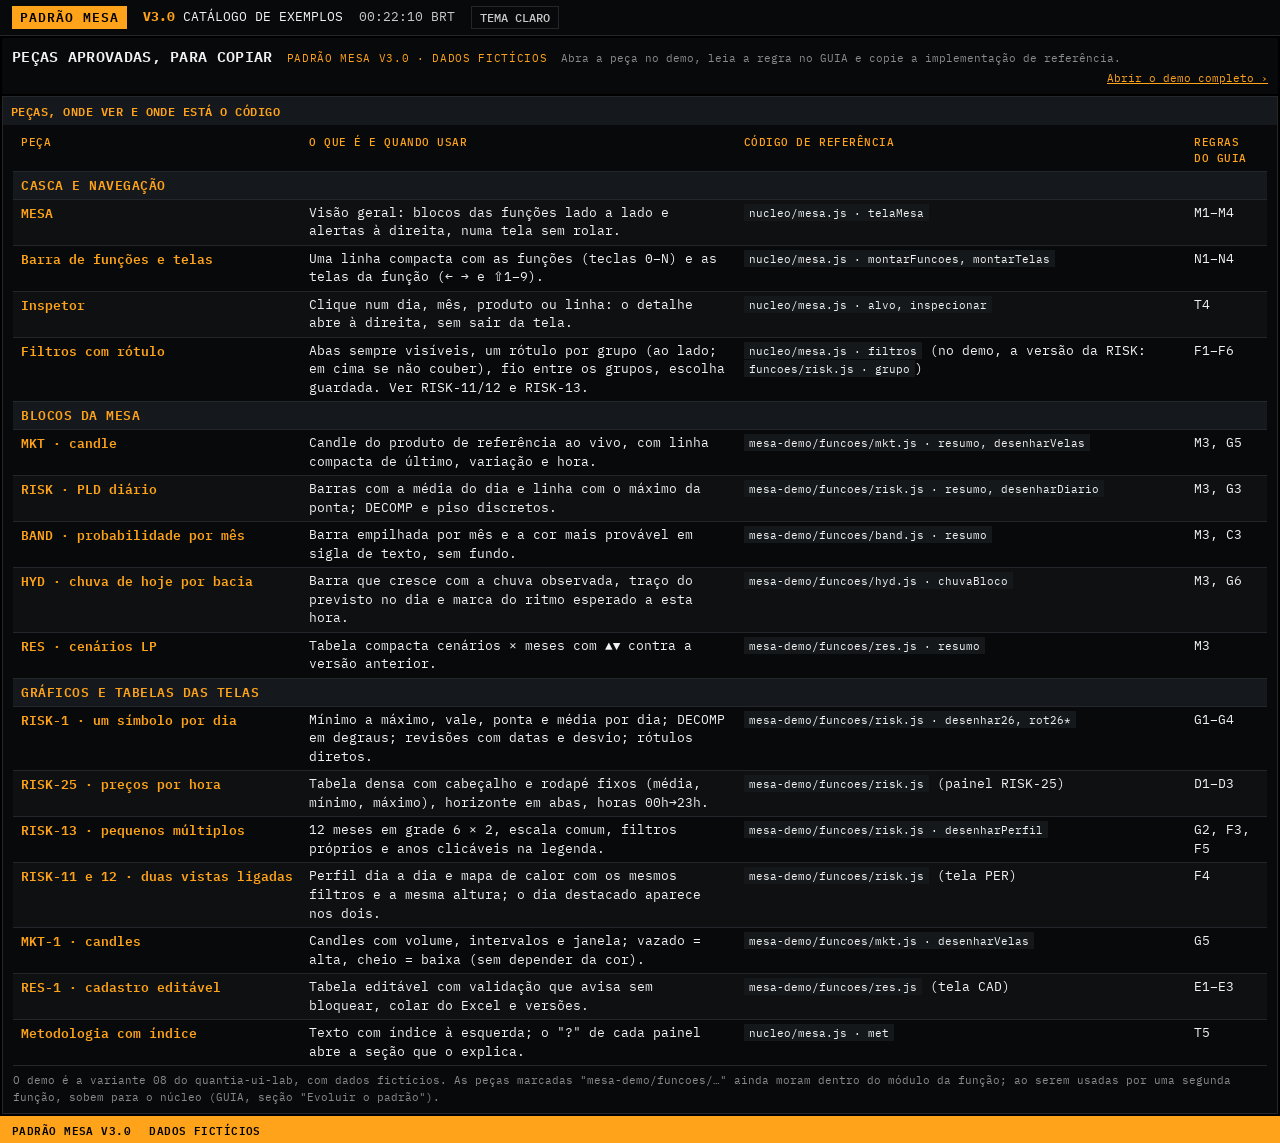
<file: exemplos/index.html>
<!doctype html>
<html lang="pt-BR">
<head>
<meta charset="utf-8">
<meta name="viewport" content="width=device-width, initial-scale=1, viewport-fit=cover">
<title>Catálogo do padrão Mesa</title>
<!-- Padrão Mesa v3.0 · catálogo de exemplos. Cada linha é uma peça aprovada, com o link para ela funcionando no
     demo (mesa-demo/, dados fictícios) e o arquivo e a função onde está a implementação de referência. -->
<script>try { if (localStorage.getItem("quantia-tema") === "light") document.documentElement.dataset.theme = "light"; } catch (e) {}</script>
<link rel="preconnect" href="https://fonts.googleapis.com">
<link rel="preconnect" href="https://fonts.gstatic.com" crossorigin>
<link rel="stylesheet" href="https://fonts.googleapis.com/css2?family=IBM+Plex+Mono:wght@400;500;600&family=IBM+Plex+Sans+Condensed:wght@400;500;600&display=swap">
<link rel="stylesheet" href="../nucleo/base.css">
<link rel="stylesheet" href="../nucleo/painel.css">
<style>
  .catalogo td:first-child a { font-weight: 600; text-decoration: none; white-space: nowrap; }
  .catalogo td:nth-child(3) code { white-space: nowrap; }
  .catalogo td { vertical-align: top; }
  .grupo td { color: var(--t-ambar); font-weight: 600; text-transform: uppercase; letter-spacing: 0.04em; background: var(--t-barra) !important; }
</style>
</head>
<body>
<div class="terminal">
  <header class="t-topo">
    <a class="t-marca" href="../README.md">PADRÃO MESA</a>
    <span class="t-pg"><b>v3.0</b> Catálogo de exemplos</span>
    <span class="t-hora"><span class="num" data-relogio></span> BRT</span>
    <button class="t-btn" type="button" data-tema>Tema claro</button>
  </header>
  <main>
    <section class="hero">
      <span class="rotulo">Padrão Mesa v3.0 · dados fictícios</span>
      <h1>Peças aprovadas, para copiar</h1>
      <div class="meta"><span>Abra a peça no demo, leia a regra no GUIA e copie a implementação de referência.</span><span class="atualizado"><a href="mesa-demo/index.html">Abrir o demo completo ›</a></span></div>
    </section>
    <div class="grade">
      <section class="painel" data-tam="full" id="CAT">
        <header class="painel-cab"><h2 class="ttl">Peças, onde ver e onde está o código</h2></header>
        <div class="painel-corpo"><div class="rolagem"><table class="catalogo">
          <thead><tr><th>Peça</th><th>O que é e quando usar</th><th>Código de referência</th><th>Regras do GUIA</th></tr></thead>
          <tbody>
            <tr class="grupo"><td colspan="4">Casca e navegação</td></tr>
            <tr><td><a href="mesa-demo/index.html#MESA">MESA</a></td><td>Visão geral: blocos das funções lado a lado e alertas à direita, numa tela sem rolar.</td><td><code>nucleo/mesa.js · telaMesa</code></td><td>M1–M4</td></tr>
            <tr><td><a href="mesa-demo/index.html#BAND-1">Barra de funções e telas</a></td><td>Uma linha compacta com as funções (teclas 0–N) e as telas da função (← → e ⇧1–9).</td><td><code>nucleo/mesa.js · montarFuncoes, montarTelas</code></td><td>N1–N4</td></tr>
            <tr><td><a href="mesa-demo/index.html#RISK-1">Inspetor</a></td><td>Clique num dia, mês, produto ou linha: o detalhe abre à direita, sem sair da tela.</td><td><code>nucleo/mesa.js · alvo, inspecionar</code></td><td>T4</td></tr>
            <tr><td><a href="mesa-demo/index.html#RISK-2">Filtros com rótulo</a></td><td>Abas sempre visíveis, um rótulo por grupo (ao lado; em cima se não couber), fio entre os grupos, escolha guardada. Ver RISK-11/12 e RISK-13.</td><td><code>nucleo/mesa.js · filtros</code> (no demo, a versão da RISK: <code>funcoes/risk.js · grupo</code>)</td><td>F1–F6</td></tr>
            <tr class="grupo"><td colspan="4">Blocos da MESA</td></tr>
            <tr><td><a href="mesa-demo/index.html#MESA">MKT · candle</a></td><td>Candle do produto de referência ao vivo, com linha compacta de último, variação e hora.</td><td><code>mesa-demo/funcoes/mkt.js · resumo, desenharVelas</code></td><td>M3, G5</td></tr>
            <tr><td><a href="mesa-demo/index.html#MESA">RISK · PLD diário</a></td><td>Barras com a média do dia e linha com o máximo da ponta; DECOMP e piso discretos.</td><td><code>mesa-demo/funcoes/risk.js · resumo, desenharDiario</code></td><td>M3, G3</td></tr>
            <tr><td><a href="mesa-demo/index.html#MESA">BAND · probabilidade por mês</a></td><td>Barra empilhada por mês e a cor mais provável em sigla de texto, sem fundo.</td><td><code>mesa-demo/funcoes/band.js · resumo</code></td><td>M3, C3</td></tr>
            <tr><td><a href="mesa-demo/index.html#MESA">HYD · chuva de hoje por bacia</a></td><td>Barra que cresce com a chuva observada, traço do previsto no dia e marca do ritmo esperado a esta hora.</td><td><code>mesa-demo/funcoes/hyd.js · chuvaBloco</code></td><td>M3, G6</td></tr>
            <tr><td><a href="mesa-demo/index.html#MESA">RES · cenários LP</a></td><td>Tabela compacta cenários × meses com ▲▼ contra a versão anterior.</td><td><code>mesa-demo/funcoes/res.js · resumo</code></td><td>M3</td></tr>
            <tr class="grupo"><td colspan="4">Gráficos e tabelas das telas</td></tr>
            <tr><td><a href="mesa-demo/index.html#RISK-1">RISK-1 · um símbolo por dia</a></td><td>Mínimo a máximo, vale, ponta e média por dia; DECOMP em degraus; revisões com datas e desvio; rótulos diretos.</td><td><code>mesa-demo/funcoes/risk.js · desenhar26, rot26*</code></td><td>G1–G4</td></tr>
            <tr><td><a href="mesa-demo/index.html#RISK-1">RISK-25 · preços por hora</a></td><td>Tabela densa com cabeçalho e rodapé fixos (média, mínimo, máximo), horizonte em abas, horas 00h→23h.</td><td><code>mesa-demo/funcoes/risk.js</code> (painel RISK-25)</td><td>D1–D3</td></tr>
            <tr><td><a href="mesa-demo/index.html#RISK-2">RISK-13 · pequenos múltiplos</a></td><td>12 meses em grade 6 × 2, escala comum, filtros próprios e anos clicáveis na legenda.</td><td><code>mesa-demo/funcoes/risk.js · desenharPerfil</code></td><td>G2, F3, F5</td></tr>
            <tr><td><a href="mesa-demo/index.html#RISK-2">RISK-11 e 12 · duas vistas ligadas</a></td><td>Perfil dia a dia e mapa de calor com os mesmos filtros e a mesma altura; o dia destacado aparece nos dois.</td><td><code>mesa-demo/funcoes/risk.js</code> (tela PER)</td><td>F4</td></tr>
            <tr><td><a href="mesa-demo/index.html#MKT-1">MKT-1 · candles</a></td><td>Candles com volume, intervalos e janela; vazado = alta, cheio = baixa (sem depender da cor).</td><td><code>mesa-demo/funcoes/mkt.js · desenharVelas</code></td><td>G5</td></tr>
            <tr><td><a href="mesa-demo/index.html#RES-1">RES-1 · cadastro editável</a></td><td>Tabela editável com validação que avisa sem bloquear, colar do Excel e versões.</td><td><code>mesa-demo/funcoes/res.js</code> (tela CAD)</td><td>E1–E3</td></tr>
            <tr><td><a href="mesa-demo/index.html#BAND-6">Metodologia com índice</a></td><td>Texto com índice à esquerda; o "?" de cada painel abre a seção que o explica.</td><td><code>nucleo/mesa.js · met</code></td><td>T5</td></tr>
          </tbody>
        </table></div></div>
        <p class="leg">O demo é a variante 08 do quantia-ui-lab, com dados fictícios. As peças marcadas "mesa-demo/funcoes/…" ainda moram dentro do módulo da função; ao serem usadas por uma segunda função, sobem para o núcleo (GUIA, seção "Evoluir o padrão").</p>
      </section>
    </div>
  </main>
  <footer class="t-status"><span>Padrão Mesa v3.0</span><span>Dados fictícios</span></footer>
</div>
<script src="../nucleo/graficos.js"></script>
<script src="../nucleo/componentes.js"></script>
<script src="../nucleo/terminal.js"></script>
</body>
</html>
</file>
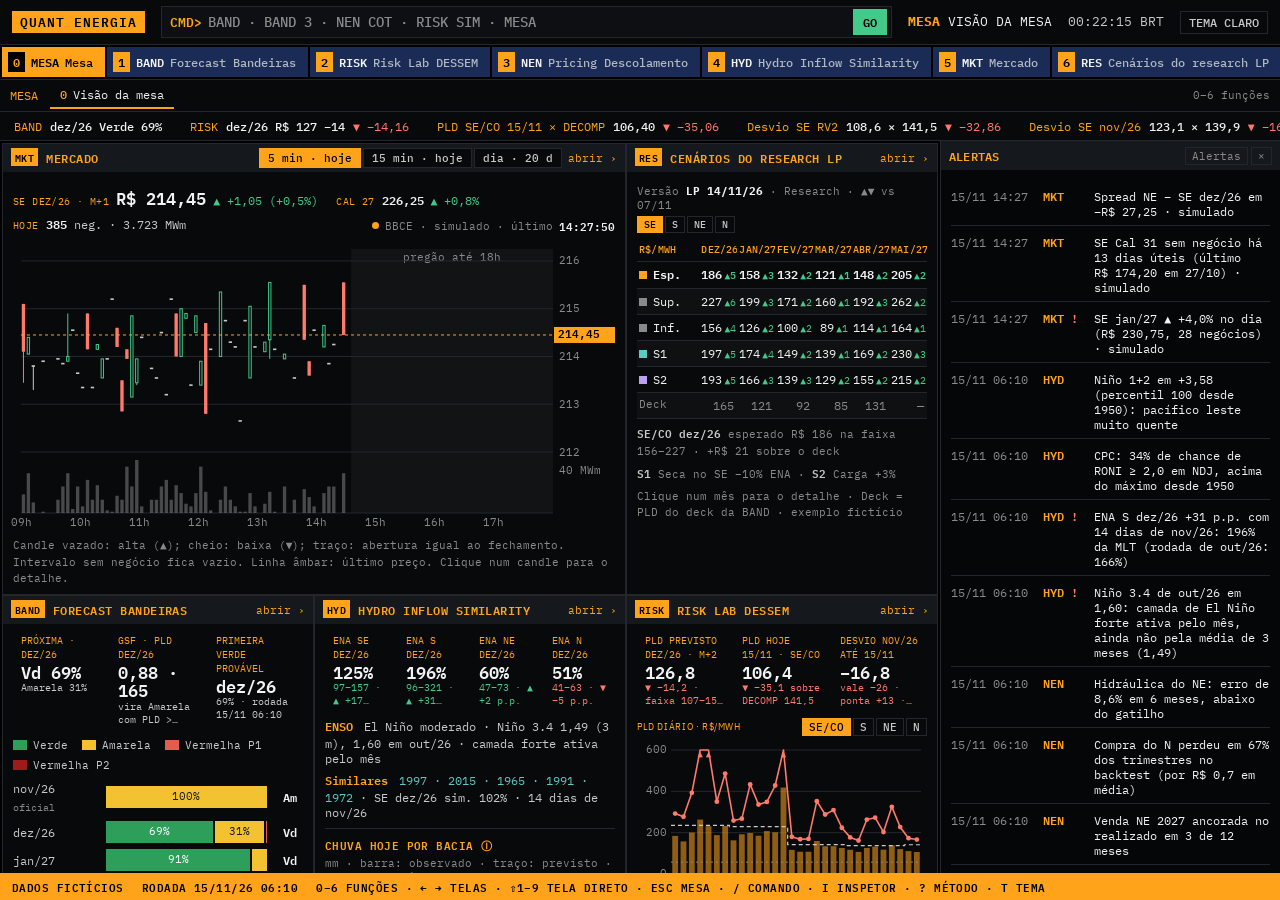
<file: exemplos/mesa-demo/index.html>
<!doctype html>
<html lang="pt-BR">
<head>
<meta charset="utf-8">
<meta name="viewport" content="width=device-width, initial-scale=1, viewport-fit=cover">
<title>Mesa · Quant Energia</title>
<!-- Padrão Mesa v3.0 · demo de referência (a variante 08 do quantia-ui-lab). Um aplicativo só, de uma tela: funções com sinal, telas
     numeradas, inspetor à direita. Dados FICTÍCIOS reaproveitados da variante 07. Desenho em README.md. -->
<script>try { if (localStorage.getItem("quantia-tema") === "light") document.documentElement.dataset.theme = "light"; } catch (e) {}</script>
<link rel="preconnect" href="https://fonts.googleapis.com">
<link rel="preconnect" href="https://fonts.gstatic.com" crossorigin>
<link rel="stylesheet" href="https://fonts.googleapis.com/css2?family=IBM+Plex+Mono:wght@400;500;600&family=IBM+Plex+Sans+Condensed:wght@400;500;600&display=swap">
<link rel="stylesheet" href="../../nucleo/base.css">
<link rel="stylesheet" href="../../nucleo/painel.css">
<link rel="stylesheet" href="../../nucleo/mesa.css">
<link rel="stylesheet" href="funcoes/band.css">
<link rel="stylesheet" href="funcoes/risk.css">
<link rel="stylesheet" href="funcoes/nen.css">
<link rel="stylesheet" href="funcoes/hyd.css">
<link rel="stylesheet" href="funcoes/mkt.css">
<link rel="stylesheet" href="funcoes/res.css">
</head>
<body>
<div class="mesa" data-insp="aberto">
  <header class="t-topo">
    <a class="t-marca" href="../index.html" title="Voltar ao catálogo de exemplos">QUANT ENERGIA</a>
    <form class="t-cmd" id="m-cmd" role="search" autocomplete="off">
      <label class="t-prompt" for="cmd">CMD&gt;</label>
      <input id="cmd" name="cmd" placeholder="BAND · BAND 3 · NEN COT · RISK SIM · MESA" spellcheck="false">
      <button type="submit">GO</button>
      <span class="t-cmd-msg" id="m-cmd-msg" aria-live="polite"></span>
    </form>
    <span class="t-pg" id="t-pg"></span>
    <span class="t-hora"><span class="num" data-relogio></span> BRT</span>
    <button class="t-btn" type="button" data-tema>Tema claro</button>
  </header>
  <nav class="m-fn" id="m-fn" aria-label="Funções"></nav>
  <nav class="m-telas" id="m-telas" aria-label="Telas da função"></nav>
  <div class="t-fita" data-fita aria-label="Cotações"></div>
  <main class="m-area" id="m-area" tabindex="-1"></main>
  <aside class="m-insp" aria-label="Inspetor">
    <div class="m-insp-cab"><h2 id="insp-titulo">Alertas</h2><span><button type="button" id="insp-limpar" title="Voltar aos alertas">Alertas</button> <button type="button" id="insp-fechar" title="Fechar o inspetor (tecla I)">×</button></span></div>
    <div class="m-insp-corpo" id="insp-corpo"></div>
  </aside>
  <footer class="t-status"><span>Dados fictícios</span><span>Rodada 15/11/26 06:10</span><span class="t-atalhos">0–6 funções · ← → telas · ⇧1–9 tela direto · Esc mesa · / comando · I inspetor · ? método · T tema</span></footer>
</div>
<!-- padrão v2.0 -->
<script src="../../nucleo/graficos.js"></script>
<script src="../../nucleo/componentes.js"></script>
<script src="../../nucleo/terminal.js"></script>
<!-- dados fictícios e contas da variante 07 (reaproveitados, sem cópia) -->
<script src="dados/forecast_bandeiras/dados.js"></script>
<script src="dados/forecast_bandeiras/relato_conta.js"></script>
<script src="dados/risk_lab_dessem/dados.js"></script>
<script src="dados/risk_lab_dessem/simulador_conta.js"></script>
<script src="dados/pricing_descolamento/dados.js"></script>
<script src="dados/pricing_descolamento/descolamento_conta.js"></script>
<script src="dados/pricing_descolamento/compra_venda_conta.js"></script>
<script src="dados/hydro_inflow_similarity/dados.js"></script>
<!-- núcleo da mesa e funções (a ordem das funções define ⇧2–5) -->
<script src="../../nucleo/mesa.js"></script>
<script src="funcoes/band.js"></script>
<script src="funcoes/risk.js"></script>
<script src="funcoes/nen.js"></script>
<script src="funcoes/hyd.js"></script>
<script src="funcoes/mkt.js"></script>
<script src="funcoes/res.js"></script>
<script>Mesa.iniciar();</script>
</body>
</html>
</file>
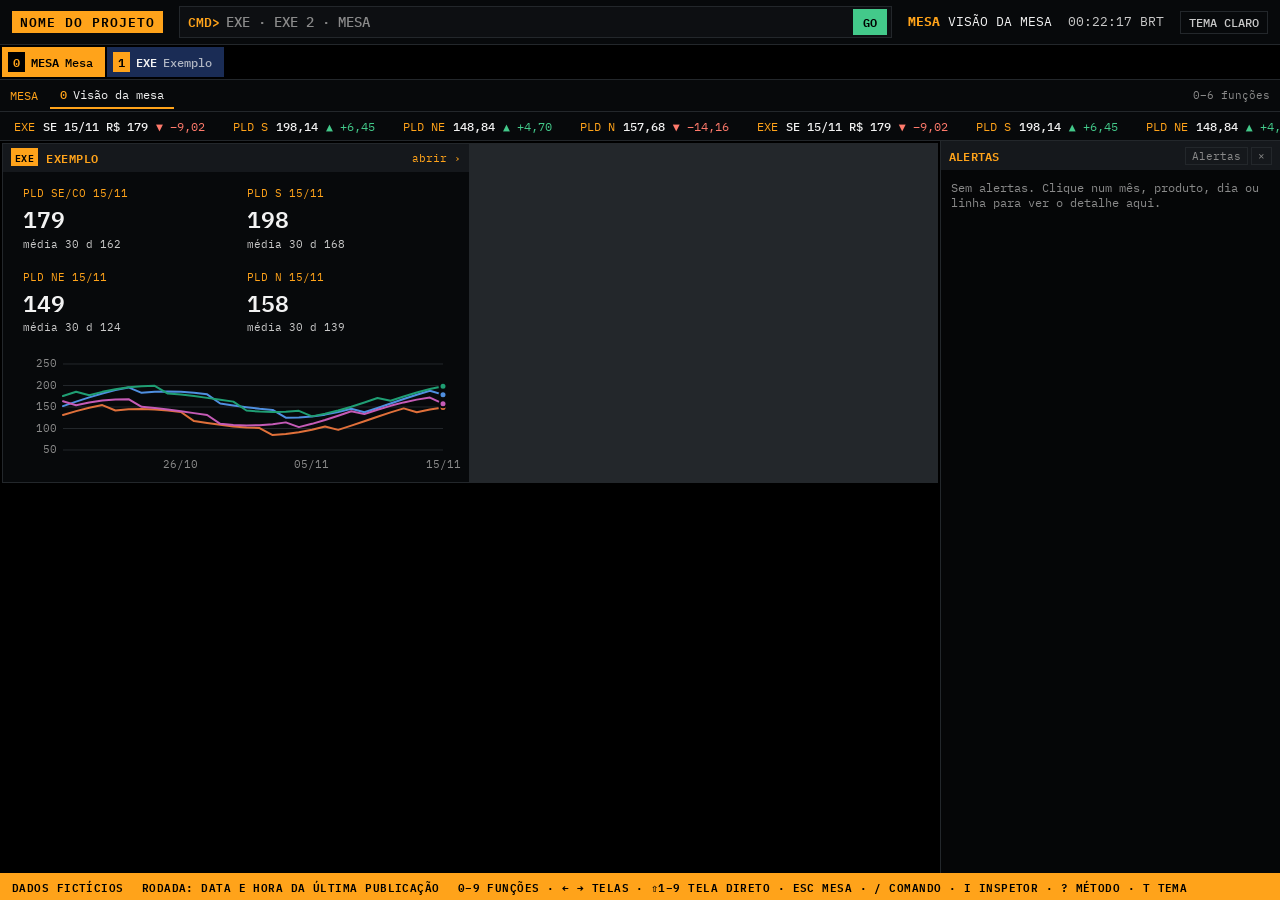
<file: modelos/projeto/index.html>
<!doctype html>
<html lang="pt-BR">
<head>
<meta charset="utf-8">
<meta name="viewport" content="width=device-width, initial-scale=1, viewport-fit=cover">
<title>Mesa · Projeto novo</title>
<!-- Padrão Mesa v3.0 · MODELO DE PROJETO. Copie a pasta, troque o título e a marca, e acrescente as funções em
     funcoes/<cod>.js (molde em ../funcao/_funcao.js). O núcleo vem de ../../nucleo/ (no projeto, copie nucleo/ para padrao/). -->
<script>try { if (localStorage.getItem("quantia-tema") === "light") document.documentElement.dataset.theme = "light"; } catch (e) {}</script>
<link rel="preconnect" href="https://fonts.googleapis.com">
<link rel="preconnect" href="https://fonts.gstatic.com" crossorigin>
<link rel="stylesheet" href="https://fonts.googleapis.com/css2?family=IBM+Plex+Mono:wght@400;500;600&family=IBM+Plex+Sans+Condensed:wght@400;500;600&display=swap">
<link rel="stylesheet" href="../../nucleo/base.css">
<link rel="stylesheet" href="../../nucleo/painel.css">
<link rel="stylesheet" href="../../nucleo/mesa.css">
<!-- estilos de cada função: <link rel="stylesheet" href="funcoes/<cod>.css"> -->
</head>
<body>
<div class="mesa" data-insp="aberto">
  <header class="t-topo">
    <a class="t-marca" href="./" title="Início do projeto">NOME DO PROJETO</a>
    <form class="t-cmd" id="m-cmd" role="search" autocomplete="off">
      <label class="t-prompt" for="cmd">CMD&gt;</label>
      <input id="cmd" name="cmd" placeholder="EXE · EXE 2 · MESA" spellcheck="false">
      <button type="submit">GO</button>
      <span class="t-cmd-msg" id="m-cmd-msg" aria-live="polite"></span>
    </form>
    <span class="t-pg" id="t-pg"></span>
    <span class="t-hora"><span class="num" data-relogio></span> BRT</span>
    <button class="t-btn" type="button" data-tema>Tema claro</button>
  </header>
  <nav class="m-fn" id="m-fn" aria-label="Funções"></nav>
  <nav class="m-telas" id="m-telas" aria-label="Telas da função"></nav>
  <div class="t-fita" data-fita aria-label="Cotações"></div>
  <main class="m-area" id="m-area" tabindex="-1"></main>
  <aside class="m-insp" aria-label="Inspetor">
    <div class="m-insp-cab"><h2 id="insp-titulo">Alertas</h2><span><button type="button" id="insp-limpar" title="Voltar aos alertas">Alertas</button> <button type="button" id="insp-fechar" title="Fechar o inspetor (tecla I)">×</button></span></div>
    <div class="m-insp-corpo" id="insp-corpo"></div>
  </aside>
  <footer class="t-status"><span>Dados fictícios</span><span>Rodada: data e hora da última publicação</span><span class="t-atalhos">0–9 funções · ← → telas · ⇧1–9 tela direto · Esc mesa · / comando · I inspetor · ? método · T tema</span></footer>
</div>
<!-- padrão v2.0 -->
<script src="../../nucleo/graficos.js"></script>
<script src="../../nucleo/componentes.js"></script>
<script src="../../nucleo/terminal.js"></script>
<!-- núcleo da mesa e funções (a ordem das funções define ⇧2–5) -->
<script src="../../nucleo/mesa.js"></script>
<script src="funcoes/exemplo.js"></script>
<script>Mesa.iniciar();</script>
</body>
</html>
</file>
<file: nucleo/base.css>
/* Padrão visual Quant Energia · v2.0 (terminal) · 2026-11 · base.css
   Fundação de todas as páginas: cores (escuro padrão, claro por escolha), fontes, texto, cartões, tabelas,
   navegação e componentes de metodologia. Compatível com as classes do v1.3.1: uma página antiga que só troca
   a pasta padrao/ já sai no visual novo. Regras em GUIA.md. Páginas de painel somam painel.css. */

/* Escuro é o padrão e NÃO segue o sistema (decisão de 15/11/26). O claro só entra com data-theme="light"
   no <html>, posto pelo botão de tema (terminal.js), que guarda a escolha. */
:root {
  --bg: #000000; --surface: #07090b; --ink: #f2f2f2; --ink-2: #c9c9c9; --ink-3: #8a8a8a; --rule: #23272b;
  --accent: #ffa31a; --accent-soft: #2a1d08; --vazio: #15181b;
  /* bandeiras (só para bandeira tarifária) */
  --vd: #2e9e5b; --am: #f2c230; --v1: #e35d4f; --v2: #9e1b1b;
  --on-flag: #ffffff; --on-am: #15191d;
  /* barras do v1 (comparação de modelos) */
  --bar-modelo: #ffa31a; --bar-pers: #48525b; --bar-saz: #6b7680; --bar-oraculo: #f2f2f2;
  /* submercados, ordem fixa SE/CO, S, NE, N (paleta validada para daltonismo e contraste) */
  --sm-se: #4f8fe0; --sm-s: #1f9e73; --sm-ne: #e0703a; --sm-n: #c55bb6;
  /* alta e baixa; erro acima do oficial (azul, não usa o âmbar do destaque) */
  --sobe: #43c98a; --desce: #ff7a6b; --erro-acima: #4f8fe0;
  /* mapa de calor: de --calor-0 (baixo) a --calor (alto) */
  --calor: #ffa31a; --calor-0: #0d0f12;
  /* peças do terminal */
  --t-ambar: #ffa31a; --t-barra: #15181c; --t-barra-ink: #ffa31a; --t-fn: #1a2c55; --t-fn-ink: #f2f2f2;
  --t-cmd: #0d0f12; --t-sobre: #000000;
  --f-display: "IBM Plex Mono", ui-monospace, Menlo, monospace;
  --f-body: "IBM Plex Sans Condensed", "Arial Narrow", Arial, sans-serif;
  --f-data: "IBM Plex Mono", ui-monospace, Menlo, monospace;
  color-scheme: dark;
}
:root[data-theme="light"] {
  --bg: #e9e7e1; --surface: #ffffff; --ink: #111111; --ink-2: #3d3d3d; --ink-3: #6b6b6b; --rule: #c9c6bd;
  --accent: #b35900; --accent-soft: #f6e6d3; --vazio: #ecebe6;
  --bar-modelo: #b35900; --bar-pers: #b8c0c8; --bar-saz: #8a949e; --bar-oraculo: #111111;
  --sm-se: #2a78d6; --sm-s: #159a6c; --sm-ne: #e0662f; --sm-n: #a8329a;
  --sobe: #13804f; --desce: #c2362b; --erro-acima: #2a78d6;
  --calor: #b35900; --calor-0: #f7f2e8;
  --t-ambar: #9a4d00; --t-barra: #dad6cc; --t-barra-ink: #111111; --t-fn: #1f3b73; --t-fn-ink: #ffffff;
  --t-cmd: #fff8e6; --t-sobre: #ffffff;
  color-scheme: light;
}

* { box-sizing: border-box; }
body { margin: 0; background: var(--bg); color: var(--ink); font-family: var(--f-body); font-size: 14px; line-height: 1.45; }
/* sem limite de largura: a página usa a tela inteira (no v1.3.1 era 1080 px) */
main { max-width: none; margin: 0; display: grid; gap: 2px; padding: 2px; align-content: start; }
.texto { max-width: 72ch; }
section { display: grid; gap: 6px; min-width: 0; }
h1, h2, h3 { font-family: var(--f-display); text-wrap: balance; margin: 0; letter-spacing: 0.02em; }
h1 { font-size: 0.95rem; font-weight: 600; text-transform: uppercase; }
h2 { font-size: 0.8rem; font-weight: 600; text-transform: uppercase; color: var(--t-ambar); }
h3 { font-size: 0.85rem; font-weight: 600; }
p { margin: 0; }
a { color: var(--t-ambar); }
.rotulo { font-family: var(--f-data); font-size: 0.7rem; letter-spacing: 0.06em; text-transform: uppercase; color: var(--t-ambar); }
.lead { font-size: 1.05rem; color: var(--ink-2); max-width: 70ch; }
header { display: grid; gap: 6px; }
.num { font-family: var(--f-data); font-variant-numeric: tabular-nums; }
strong { font-weight: 600; }
.sobe { color: var(--sobe) !important; } .desce { color: var(--desce) !important; } .neutro { color: var(--ink-2); }
.sutil { color: var(--ink-3); font-size: 0.85em; }

/* cartões (v1: veredito) */
.veredito { display: grid; grid-template-columns: repeat(auto-fit, minmax(260px, 1fr)); gap: 2px; }
.cartao { background: var(--surface); border: 0; padding: 12px; display: grid; gap: 8px; align-content: start; min-width: 0; }
.cartao .cifra { font-family: var(--f-data); font-weight: 600; font-size: 1.8rem; line-height: 1; }
.cartao .cifra small { font-size: 0.85rem; font-weight: 500; color: var(--ink-3); }
.selo { justify-self: start; font-family: var(--f-data); font-size: 0.7rem; letter-spacing: 0.06em; text-transform: uppercase; padding: 2px 8px; }
.selo.usar { background: var(--accent-soft); color: var(--accent); }
.selo.cenario { background: var(--vazio); color: var(--ink-2); }

/* fluxo (v1) */
.fluxo { display: grid; grid-template-columns: repeat(auto-fit, minmax(200px, 1fr)); gap: 2px; background: var(--rule); }
.passo { padding: 12px; display: grid; gap: 6px; align-content: start; background: var(--surface); min-width: 0; }
.passo .n { font-family: var(--f-data); color: var(--t-ambar); font-size: 0.8rem; }
.passo p { font-size: 0.9rem; color: var(--ink-2); }

/* gráfico solto (v1) */
.grafico { background: var(--surface); padding: 10px; position: relative; min-width: 0; }
.legenda { display: flex; flex-wrap: wrap; gap: 4px 16px; font-family: var(--f-data); font-size: 0.72rem; color: var(--ink-2); margin-bottom: 6px; }
.legenda span { display: inline-flex; align-items: center; gap: 6px; }
.legenda i { width: 12px; height: 12px; display: inline-block; }
.legenda i.linha { height: 0; border-top: 2px dashed var(--bar-oraculo); width: 18px; }
svg text { font-family: var(--f-data); font-size: 10.5px; fill: var(--ink-3); }
svg .valor { fill: var(--ink-2); font-size: 10px; }
details { font-size: 0.9rem; }
summary { cursor: pointer; color: var(--t-ambar); }
summary:focus-visible, a:focus-visible, button:focus-visible { outline: 2px solid var(--t-ambar); outline-offset: 2px; }

/* tabelas */
.rolagem { overflow-x: auto; min-width: 0; -webkit-overflow-scrolling: touch; }
table { border-collapse: collapse; width: 100%; font-family: var(--f-data); font-size: 0.8rem; background: var(--surface); }
th, td { text-align: left; padding: 4px 8px; border-bottom: 1px solid var(--rule); vertical-align: top; }
th { font-size: 0.68rem; letter-spacing: 0.05em; text-transform: uppercase; color: var(--t-ambar); font-weight: 500; }
td.n, th.n { text-align: right; font-variant-numeric: tabular-nums; }
tbody tr:nth-child(even) td { background: color-mix(in srgb, var(--ink) 3%, var(--surface)); }
tbody tr:hover td { background: var(--accent-soft); }
tr.destaque td { font-weight: 600; }

figure { margin: 0; display: grid; gap: 6px; min-width: 0; }
figure img { width: 100%; border: 1px solid var(--rule); background: #fcfcfb; }
figcaption { font-size: 0.8rem; color: var(--ink-3); max-width: 80ch; }
.lista { display: grid; gap: 10px; padding: 0; margin: 0; list-style: none; }
.lista li { display: grid; grid-template-columns: 9.5rem 1fr; gap: 12px; padding-bottom: 10px; border-bottom: 1px solid var(--rule); }
.lista li:last-child { border-bottom: 0; }
.tag { font-family: var(--f-data); font-size: 0.68rem; letter-spacing: 0.05em; text-transform: uppercase; color: var(--ink-3); padding-top: 3px; }
@media (max-width: 560px) { .lista li { grid-template-columns: 1fr; gap: 4px; } }
.formula { font-family: var(--f-data); background: var(--surface); border: 1px solid var(--rule); padding: 12px 14px; font-size: 0.85rem; overflow-x: auto; }
ol.passos { margin: 0; padding-left: 1.3rem; display: grid; gap: 8px; }
footer { color: var(--ink-3); font-size: 0.8rem; }

/* navegação do v1 (.nav): continua funcionando; nas páginas novas use a casca do terminal (painel.css) */
.nav { display: flex; flex-wrap: wrap; gap: 2px; align-items: center; font-family: var(--f-data); font-size: 0.78rem; background: var(--surface); padding: 4px 10px; }
.nav .marca { font-weight: 600; color: var(--t-sobre); background: var(--t-ambar); padding: 2px 8px; margin-right: auto; text-decoration: none; letter-spacing: 0.08em; text-transform: uppercase; }
.nav a { color: var(--ink-2); text-decoration: none; padding: 3px 8px; }
.nav a:hover { color: var(--t-ambar); }
.nav a[aria-current="page"] { background: var(--t-ambar); color: var(--t-sobre); }

/* metodologia (texto corrido): mais confortável que o painel, ainda no visual do terminal */
.indice { display: flex; flex-wrap: wrap; gap: 4px 14px; font-size: 0.85rem; }
.eq { font-family: var(--f-data); background: var(--surface); border-left: 3px solid var(--t-ambar); padding: 10px 14px; font-size: 0.85rem; line-height: 1.7; overflow-x: auto; }
.eq var { font-style: italic; }
.nota { font-size: 0.88rem; color: var(--ink-2); background: var(--accent-soft); padding: 10px 14px; }
.passo-det { display: grid; grid-template-columns: 3rem 1fr; gap: 6px 14px; padding-block: 14px; border-top: 1px solid var(--rule); }
.passo-det > .n { font-family: var(--f-data); font-weight: 600; font-size: 1.5rem; color: var(--t-ambar); line-height: 1; }
.passo-det > div { display: grid; gap: 8px; min-width: 0; }
@media (max-width: 560px) { .passo-det { grid-template-columns: 1fr; } }
code { font-family: var(--f-data); font-size: 0.88em; background: var(--vazio); padding: 1px 5px; }
dl.glossario { display: grid; grid-template-columns: max-content 1fr; gap: 6px 16px; margin: 0; }
dl.glossario dt { font-family: var(--f-data); font-size: 0.8rem; font-weight: 500; color: var(--t-ambar); padding-top: 2px; }
dl.glossario dd { margin: 0; color: var(--ink-2); }
@media (max-width: 560px) { dl.glossario { grid-template-columns: 1fr; } }
.status { font-family: var(--f-data); font-size: 0.68rem; text-transform: uppercase; letter-spacing: 0.05em; white-space: nowrap; }
.status.ok { color: var(--sobe); } .status.teste { color: var(--ink-3); }
</file>
<file: nucleo/painel.css>
/* Padrão visual Quant Energia · v2.0 (terminal) · 2026-11 · painel.css
   Camada das páginas de painel sobre base.css: casca do terminal (comando, teclas de função, status), topo
   compacto, grade de 12 colunas em tela cheia, painéis com barra de título, abas, números, legendas, tooltip
   e os componentes das páginas (bandeiras, mapa de calor, medidores…). Mantém as classes do v1.3.1
   (.hero, .bloco, .tiles, .mini6, .barra-abas) com o visual novo. Regras em GUIA.md. */
:root { --faixa-proj: color-mix(in srgb, var(--accent) 16%, transparent); --cen-esp: var(--accent); --cen-li: #e3a06c; --cen-ls: #5ccac3; --graf-h: 210px; }
:root[data-theme="light"] { --cen-li: #a8592a; --cen-ls: #1d8a84; }
[hidden] { display: none !important; }

/* ---------- casca do terminal ---------- */
/* ordem: topo (comando) · teclas de função · [páginas da funcionalidade] · fita de cotações · conteúdo · status.
   Coluna flexível: o conteúdo cresce e o resto ocupa só o que precisa, com ou sem fita (oculta quando não há dados). */
.terminal { display: flex; flex-direction: column; min-height: 100dvh; }
.terminal > main { flex: 1 0 auto; }
.t-topo { display: flex; flex-wrap: wrap; align-items: center; gap: 6px 16px; padding: 6px 12px; background: var(--surface); border-bottom: 1px solid var(--rule); font-family: var(--f-data); font-size: 0.8rem; position: sticky; top: env(safe-area-inset-top, 0px); z-index: 6; }
.t-marca { font-weight: 600; color: var(--t-sobre); background: var(--t-ambar); padding: 2px 8px; text-decoration: none; letter-spacing: 0.08em; }
.t-cmd { display: flex; align-items: center; gap: 6px; flex: 1 1 320px; background: var(--t-cmd); border: 1px solid var(--rule); padding: 2px 4px 2px 8px; position: relative; }
.t-prompt { color: var(--t-ambar); font-weight: 600; }
.t-cmd input { flex: 1; min-width: 0; background: none; border: 0; color: var(--ink); font: 500 0.85rem var(--f-data); text-transform: uppercase; padding: 4px 0; outline: none; }
.t-cmd input::placeholder { color: var(--ink-3); text-transform: none; }
.t-cmd button { background: var(--sobe); color: var(--t-sobre); border: 0; font: 600 0.75rem var(--f-data); padding: 3px 10px; cursor: pointer; }
.t-cmd:focus-within { border-color: var(--t-ambar); }
.t-cmd.erro { border-color: var(--desce); }
.t-cmd-msg { position: absolute; top: 100%; left: 0; color: var(--desce); font-size: 0.72rem; background: var(--surface); padding-inline: 4px; }
.t-cmd-msg:empty { display: none; }
.t-pg { color: var(--ink); text-transform: uppercase; } .t-pg b { color: var(--t-ambar); }
.t-hora { color: var(--ink-2); white-space: nowrap; }
.t-btn { background: none; border: 1px solid var(--rule); color: var(--ink-2); font: 500 0.72rem var(--f-data); padding: 3px 8px; cursor: pointer; text-transform: uppercase; }
.t-btn:hover { color: var(--t-ambar); border-color: var(--t-ambar); }
.t-fn { display: flex; gap: 2px; padding: 2px; background: var(--bg); border-bottom: 1px solid var(--rule); overflow-x: auto; scrollbar-width: none; }
.t-fn a { display: flex; align-items: center; gap: 6px; padding: 5px 12px 5px 6px; background: var(--t-fn); color: var(--t-fn-ink); text-decoration: none; font: 500 0.78rem var(--f-data); white-space: nowrap; }
.t-fn a .k { background: var(--t-ambar); color: var(--t-sobre); padding: 0 5px; font-weight: 600; }
.t-fn a b { font-weight: 600; }
.t-fn a span:last-child { color: color-mix(in srgb, var(--t-fn-ink) 70%, transparent); }
.t-fn a[aria-current="page"] { background: var(--t-ambar); color: var(--t-sobre); }
.t-fn a[aria-current="page"] .k { background: var(--t-sobre); color: var(--t-ambar); }
.t-fn a[aria-current="page"] span:last-child { color: var(--t-sobre); }
.t-fn a:hover { outline: 1px solid var(--t-ambar); outline-offset: -1px; }
/* fita de cotações: parte da casca; corre devagar, para ao passar o mouse e fica parada com movimento reduzido */
.t-fita { overflow: hidden; white-space: nowrap; background: var(--surface); border-bottom: 1px solid var(--rule); padding-block: 4px; font-family: var(--f-data); }
.tk-faixa { display: inline-flex; gap: 28px; padding-inline: 14px; animation: t-rolar 60s linear infinite; }
.t-fita:hover .tk-faixa { animation-play-state: paused; }
@keyframes t-rolar { to { transform: translateX(-50%); } }
@media (prefers-reduced-motion: reduce) { .tk-faixa { animation: none; } }
.tk { display: inline-flex; gap: 8px; align-items: baseline; font-size: 0.78rem; }
.tk-r { color: var(--t-ambar); } .tk-v { color: var(--ink); font-weight: 500; } .tk-d { font-size: 0.72rem; }
.t-status { display: flex; flex-wrap: wrap; gap: 4px 18px; padding: 4px 12px calc(4px + env(safe-area-inset-bottom, 0px)); background: var(--t-ambar); color: var(--t-sobre); font: 600 0.7rem var(--f-data); letter-spacing: 0.04em; text-transform: uppercase; }
@media (max-width: 760px) {
  .t-topo { position: static; }
  .t-pg, .t-atalhos { display: none; }
  .t-cmd { order: 5; flex-basis: 100%; }
}

/* ---------- topo da página (v1: .hero) ---------- */
.hero { display: flex; flex-wrap: wrap; align-items: baseline; gap: 4px 14px; padding: 8px 10px; background: var(--surface); }
.hero h1 { order: -1; }
.meta { display: flex; flex-wrap: wrap; gap: 4px 16px; font-family: var(--f-data); font-size: 0.7rem; color: var(--ink-3); flex: 1; }
.meta .atualizado { margin-left: auto; }
@media (max-width: 760px) { .meta { flex-basis: 100%; } }

/* ---------- grade de 12 colunas e painéis ---------- */
.grade { display: grid; grid-template-columns: repeat(12, minmax(0, 1fr)); gap: 2px; background: var(--rule); border: 1px solid var(--rule); }
.painel { grid-column: span 4; min-width: 0; display: flex; flex-direction: column; gap: 6px; background: var(--surface); padding-bottom: 8px; }
.painel[data-tam="s"], .painel[data-tam="m"] { grid-column: span 4; }
.painel[data-tam="l"] { grid-column: span 6; }
.painel[data-tam="xl"] { grid-column: span 8; }
.painel[data-tam="full"] { grid-column: 1 / -1; }
@media (max-width: 1180px) {
  .painel[data-tam="s"], .painel[data-tam="m"] { grid-column: span 6; }
  .painel[data-tam="l"], .painel[data-tam="xl"] { grid-column: 1 / -1; }
}
@media (max-width: 760px) { .painel, .painel[data-tam] { grid-column: 1 / -1; } }
.painel.sem-cab { background: var(--rule); padding: 0; }
.painel.sem-cab .painel-corpo { padding: 0; }
.painel-cab { display: flex; flex-wrap: wrap; align-items: center; justify-content: space-between; gap: 6px 12px; background: var(--t-barra); padding: 3px 8px; min-height: 28px; }
.painel-cab .ttl, .painel-cab h2 { font: 600 0.74rem var(--f-data); text-transform: uppercase; letter-spacing: 0.04em; color: var(--t-barra-ink); }
.painel-corpo { display: flex; flex-direction: column; gap: 8px; min-width: 0; flex: 1; padding-inline: 10px; }
.painel > .leg { padding-inline: 10px; }
/* código de referência do exemplo (ex.: BAND-2), discreto no canto do cabeçalho */
.ref { font: 500 0.62rem var(--f-data); color: var(--ink-3); border: 1px solid var(--rule); padding: 0 4px; margin-left: 6px; letter-spacing: 0.04em; vertical-align: 1px; }

/* bloco do v1: vira painel com barra de título quando tem .ttl ou .barra-abas no topo */
.bloco { background: var(--surface); border: 0; border-radius: 0; padding: 0 10px 8px; display: grid; gap: 6px; min-width: 0; }
.bloco > .ttl:first-child, .bloco > .barra-abas:first-child { margin-inline: -10px; background: var(--t-barra); padding: 3px 8px; min-height: 28px; }
.bloco .ttl { font: 600 0.74rem var(--f-data); text-transform: uppercase; letter-spacing: 0.04em; color: var(--t-barra-ink); }
.barra-abas { display: flex; flex-wrap: wrap; justify-content: space-between; align-items: center; gap: 6px; }
.grid2 { display: grid; grid-template-columns: repeat(auto-fit, minmax(300px, 1fr)); gap: 2px; }
.grid3 { display: grid; grid-template-columns: repeat(auto-fit, minmax(260px, 1fr)); gap: 2px; }
.duas { display: grid; grid-template-columns: minmax(0, 2fr) minmax(0, 1fr); gap: 2px; }
@media (max-width: 760px) { .duas { grid-template-columns: 1fr; } }
.sub { font-size: 0.85rem; color: var(--ink-2); }
.ttl { font-family: var(--f-data); font-weight: 600; }

/* ---------- abas, legendas, gráficos, tooltip ---------- */
.abas { display: flex; flex-wrap: wrap; gap: 2px; }
.abas button { font: 500 0.7rem var(--f-data); color: var(--ink-2); background: var(--surface); border: 1px solid var(--rule); border-radius: 0; padding: 2px 8px; cursor: pointer; }
.abas button[aria-pressed="true"] { background: var(--t-ambar); border-color: var(--t-ambar); color: var(--t-sobre); }
.legenda-mini { display: flex; flex-wrap: wrap; gap: 4px 14px; font-family: var(--f-data); font-size: 0.7rem; color: var(--ink-2); }
.legenda-mini span { display: inline-flex; align-items: center; gap: 6px; }
.legenda-mini i { display: inline-block; width: 14px; height: 10px; }
.legenda-mini i.l { height: 0; border-top: 2px solid; }
.legenda-mini i.t { height: 0; border-top: 2px dashed; }
.legenda-mini i.cen-marca { display: inline-grid; place-items: center; width: 14px; height: 14px; border-radius: 50%; background: #fff; border: 1.5px solid #1b2226; color: #1b2226; font: 600 0.55rem var(--f-data); font-style: normal; }
.cen-marca-svg circle { fill: #fff; stroke: #1b2226; stroke-width: 1.5; }
.cen-marca-svg text { font: 600 9px var(--f-data); fill: #1b2226; pointer-events: none; }
.leg { font-family: var(--f-data); font-size: 0.7rem; line-height: 1.45; color: var(--ink-3); margin: 0; }
svg { display: block; width: 100%; height: auto; overflow: visible; }
svg .forte { fill: var(--ink); font-weight: 500; }
/* gráfico responsivo (grafico() de graficos.js): o SVG ocupa a caixa e é redesenhado na largura real */
.graf { position: relative; height: var(--graf-h); min-height: 110px; width: 100%; }
.graf[data-alt="alto"] { height: calc(var(--graf-h) * 1.35); }
.graf[data-alt="baixo"] { height: calc(var(--graf-h) * 0.62); }
.graf > svg { position: absolute; inset: 0; width: 100%; height: 100%; }
.spark { width: 84px; height: 24px; }
.dica { position: fixed; pointer-events: none; z-index: 10; background: var(--t-barra); color: var(--ink); border: 1px solid var(--t-ambar); font: 0.75rem/1.4 var(--f-data); padding: 6px 9px; white-space: normal; max-width: min(300px, calc(100vw - 16px)); }
.dica b { font-weight: 600; }
.dica .dica-l { display: flex; align-items: center; gap: 6px; }
.dica .dica-l i { width: 9px; height: 9px; display: inline-block; flex: none; }
.aviso { font-family: var(--f-data); font-size: 0.72rem; color: var(--ink-3); background: var(--surface); padding: 8px 10px; display: grid; gap: 4px; }

/* ---------- números ---------- */
.kpis, .tiles { display: grid; grid-template-columns: repeat(auto-fit, minmax(170px, 1fr)); gap: 2px; }
.kpi, .tile { display: grid; gap: 4px; align-content: start; background: var(--surface); padding: 8px 10px; min-width: 0; }
.kpi-r { color: var(--t-ambar); font-family: var(--f-data); font-size: 0.68rem; text-transform: uppercase; }
.kpi-v, .tile .v { font: 600 1.45rem/1.1 var(--f-data); color: var(--ink); }
.kpi-d, .tile .d { font-family: var(--f-data); font-size: 0.7rem; color: var(--ink-2); }
@media (max-width: 520px) { .kpis, .tiles { grid-template-columns: repeat(2, minmax(0, 1fr)); } .kpi-v, .tile .v { font-size: 1.2rem; } }

/* ---------- pequenos múltiplos ---------- */
.mini6, .multiplos { display: grid; grid-template-columns: repeat(6, minmax(0, 1fr)); gap: 2px; }
@media (max-width: 1180px) { .mini6, .multiplos { grid-template-columns: repeat(3, minmax(0, 1fr)); } }
@media (max-width: 560px) { .mini6, .multiplos { grid-template-columns: repeat(2, minmax(0, 1fr)); } }
.mini { background: var(--surface); border: 1px solid var(--rule); padding: 6px 8px; display: grid; gap: 4px; min-width: 0; }
.mini .ttl { font-size: 0.75rem; color: var(--t-ambar); display: flex; justify-content: space-between; align-items: baseline; }
.mini .ttl span { font-weight: 400; font-size: 0.65rem; color: var(--ink-3); }

/* ---------- componentes das páginas (componentes.js) ---------- */
.band { display: inline-block; padding: 1px 6px; font: 0.75rem var(--f-data); }
.band-vd { background: var(--vd); color: var(--on-flag); } .band-am { background: var(--am); color: var(--on-am); }
.band-v1 { background: var(--v1); color: var(--on-flag); } .band-v2 { background: var(--v2); color: var(--on-flag); }
.probs { display: grid; gap: 6px; }
.prob-l { display: grid; grid-template-columns: 5.2rem 1fr auto; gap: 10px; align-items: center; }
.prob-m { font-family: var(--f-data); font-size: 0.78rem; color: var(--ink-2); }
.prob-m small { color: var(--ink-3); font-size: 0.65rem; }
.prob-barra { display: flex; height: 22px; gap: 2px; overflow: hidden; }
.seg { display: grid; place-items: center; font-family: var(--f-data); font-size: 0.68rem; min-width: 0; overflow: hidden; }
.prob-top { font-family: var(--f-data); font-size: 0.75rem; color: var(--ink-2); min-width: 6.5rem; }
table.celulas, table.calor { background: none; }
table.celulas tbody tr td, table.calor tbody tr td { background: none; }
table.celulas td, table.celulas th { text-align: center; padding: 3px; border: 0; }
table.celulas td:first-child { text-align: left; padding-right: 12px; white-space: nowrap; }
.cel { position: relative; display: grid; place-items: center; min-width: 52px; height: 26px; font: 500 0.72rem var(--f-data); }
.cel.projetada { outline: 1.5px dashed color-mix(in srgb, var(--ink) 45%, transparent); outline-offset: -3px; }
.cel i { position: absolute; top: 1px; right: 3px; font-style: normal; font-size: 0.55rem; }
table.calor { font-size: 0.7rem; }
table.calor th { padding: 2px; text-align: center; font-size: 0.62rem; }
table.calor td { padding: 0; border: 0; border-bottom: 2px solid var(--surface); border-right: 2px solid var(--surface); }
table.calor td.cc { min-width: 34px; height: 24px; text-align: center; vertical-align: middle; color: var(--ink); }
table.calor td.cc span.claro { color: var(--surface); }
table.calor td:first-child { padding-right: 8px; white-space: nowrap; }
table.calor td.n { padding-left: 8px; }
.med-trilho { height: 8px; background: var(--vazio); overflow: hidden; }
.med-barra { height: 100%; background: var(--t-ambar); }
.medidores { display: grid; gap: 12px; }
.medidor { display: grid; gap: 4px; }
.med-cab { display: flex; flex-wrap: wrap; justify-content: space-between; gap: 2px 8px; font-family: var(--f-data); font-size: 0.74rem; color: var(--ink-2); }
.medidor.atencao .med-barra { background: var(--am); } .medidor.critico .med-barra { background: var(--desce); }
.medidor.atencao .med-cab b::after { content: " · atenção"; font-weight: 400; } .medidor.critico .med-cab b::after { content: " · crítico"; font-weight: 400; }
.reserv { display: grid; gap: 10px; }
.res-l { display: grid; grid-template-columns: 3.4rem 1fr 3.4rem 5.6rem; gap: 4px 10px; align-items: center; font-family: var(--f-data); font-size: 0.8rem; }
.res-a { grid-column: 2 / -1; font-size: 0.68rem; color: var(--ink-3); }
.res-v { text-align: right; } .res-e { font-size: 0.7rem; text-align: right; }
.eventos { list-style: none; margin: 0; padding: 0; display: grid; }
.eventos li { display: grid; grid-template-columns: 6.6rem 4.6rem 1fr; gap: 8px; padding: 6px 0; border-bottom: 1px solid var(--rule); font-family: var(--f-data); font-size: 0.74rem; align-items: baseline; }
.eventos li:last-child { border-bottom: 0; }
.ev-t { color: var(--ink-3); } .ev-tipo { font-size: 0.64rem; text-transform: uppercase; letter-spacing: 0.05em; color: var(--ink-3); }
.ev-alerta .ev-tipo, .ev-risco .ev-tipo { color: var(--desce); }
@media (max-width: 520px) { .eventos li { grid-template-columns: 1fr; gap: 2px; } }
dl.estat, dl.premissas { display: grid; grid-template-columns: max-content 1fr; gap: 5px 14px; margin: 0; font-family: var(--f-data); font-size: 0.78rem; }
dl.estat dt, dl.premissas dt { color: var(--t-ambar); } dl.estat dd, dl.premissas dd { margin: 0; text-align: right; }
dl.premissas dd { text-align: left; color: var(--ink-2); }
table.densa td, table.densa th { padding: 3px 8px; }
.no-piso { color: var(--sm-ne); font-weight: 600; }
.erro { display: inline-block; min-width: 4.5em; padding: 1px 6px; color: var(--ink); }
.texto-corrido .texto { font-family: var(--f-body); font-size: 0.95rem; padding-block: 8px; display: grid; gap: 8px; }
.texto-corrido h3 { color: var(--t-ambar); text-transform: uppercase; margin-top: 8px; }

/* páginas do v1 ainda sem painéis: títulos de seção e legendas soltas ganham o recuo dos painéis */
main > section:not(.hero) > h2, main > section > .legenda-mini, main > section > .leg { padding-inline: 10px; }
</file>
<file: nucleo/mesa.css>
/* Padrão Mesa v3.0 · mesa.css (nasceu na variante 08 do quantia-ui-lab)
   Casca de aplicativo de uma tela por cima de base.css e painel.css (nucleo/): funções com sinal,
   telas numeradas, área de trabalho com rolagem própria, inspetor à direita e status.
   Cores novas: escuro em :root, claro em :root[data-theme="light"] (regra do v2.0). */
:root { --m-insp: #050607; --m-sel: #3a2a0c; --m-sinal-bg: #0b0d10; --insp-larg: 340px; --graf-h: 200px; }
:root[data-theme="light"] { --m-insp: #f6f4ef; --m-sel: #f3dfc0; --m-sinal-bg: #f3f1ec; }

html, body { height: 100%; }
body { overflow: hidden; }
.mesa { height: 100%; display: grid; grid-template-columns: minmax(0, 1fr) var(--insp-larg);
  grid-template-rows: auto auto auto auto minmax(0, 1fr) auto;
  grid-template-areas: "topo topo" "fn fn" "telas telas" "fita fita" "area insp" "status status"; }
.mesa[data-insp="fechado"] { grid-template-columns: minmax(0, 1fr) 0; }
.mesa[data-insp="fechado"] .m-insp { display: none; }
.t-topo { grid-area: topo; position: static; }
.t-fita { grid-area: fita; }
.t-status { grid-area: status; }

/* funções: uma linha compacta, como a barra de funções do padrão (.t-fn); o sinal de cada uma fica na dica e na fita */
.m-fn { grid-area: fn; display: flex; gap: 2px; padding: 2px; background: var(--bg); border-bottom: 1px solid var(--rule); overflow-x: auto; scrollbar-width: none; }
.m-fn a { display: flex; align-items: center; gap: 6px; padding: 5px 12px 5px 6px; background: var(--t-fn); color: var(--t-fn-ink); text-decoration: none; font: 500 0.78rem var(--f-data); white-space: nowrap; }
.m-fn a .k { background: var(--t-ambar); color: var(--t-sobre); padding: 0 5px; font-weight: 600; }
.m-fn a b { font-weight: 600; }
.m-fn a .nm { color: color-mix(in srgb, var(--t-fn-ink) 70%, transparent); }
.m-fn a[aria-current="page"] { background: var(--t-ambar); color: var(--t-sobre); }
.m-fn a[aria-current="page"] .k { background: var(--t-sobre); color: var(--t-ambar); }
.m-fn a[aria-current="page"] .nm { color: var(--t-sobre); }
.m-fn a:hover { outline: 1px solid var(--t-ambar); outline-offset: -1px; }

/* telas da função atual */
.m-telas { grid-area: telas; display: flex; gap: 2px; padding: 2px 2px 2px 10px; background: var(--t-sub, var(--surface)); border-bottom: 1px solid var(--rule); overflow-x: auto; scrollbar-width: none; font-family: var(--f-data); font-size: 0.74rem; align-items: center; }
.m-telas .m-func { color: var(--t-ambar); text-transform: uppercase; margin-right: 10px; white-space: nowrap; }
.m-telas a { display: inline-flex; gap: 6px; color: var(--ink-2); text-decoration: none; padding: 4px 10px; white-space: nowrap; border-bottom: 2px solid transparent; }
.m-telas a b { color: var(--ink-3); font-weight: 500; }
.m-telas a:hover { color: var(--t-ambar); }
.m-telas a[aria-current="page"] { color: var(--ink); border-bottom-color: var(--t-ambar); }
.m-telas a[aria-current="page"] b { color: var(--t-ambar); }
.m-telas .m-telas-dica { margin-left: auto; padding-right: 8px; color: var(--ink-3); white-space: nowrap; font-size: 0.66rem; }

/* área de trabalho: só ela rola */
.m-area { grid-area: area; overflow: auto; padding: 2px; display: grid; gap: 2px; align-content: start; grid-auto-rows: max-content; min-width: 0; }
.m-area:focus { outline: none; }

/* linha de decisão: a resposta da tela, antes das evidências */
.m-decisao { display: grid; grid-template-columns: repeat(auto-fit, minmax(190px, 1fr)); gap: 2px; background: var(--rule); border: 1px solid var(--rule); }
.m-decisao > div { background: var(--m-sinal-bg); padding: 8px 12px; display: grid; gap: 2px; align-content: start; min-width: 0; }
.m-decisao .r { font: 0.66rem var(--f-data); color: var(--t-ambar); text-transform: uppercase; letter-spacing: 0.04em; }
.m-decisao .v { font: 600 1.5rem/1.1 var(--f-data); color: var(--ink); }
.m-decisao .d { font: 0.7rem var(--f-data); color: var(--ink-2); }
.m-decisao > div.principal { border-left: 3px solid var(--t-ambar); }
.m-decisao > div.principal .v { font-size: 1.9rem; }


/* cabeçalho de painel com código, unidade e ajuda */
.painel-cab .p-cod { font: 600 0.62rem var(--f-data); color: var(--t-sobre); background: var(--t-ambar); padding: 0 4px; margin-right: 8px; vertical-align: 1px; }
.painel-cab .p-uni { color: var(--ink-3); font-weight: 400; text-transform: none; margin-left: 6px; }
.painel-cab .p-acoes { display: flex; align-items: center; gap: 6px; margin-left: auto; }
.p-ajuda { font: 600 0.7rem var(--f-data); width: 20px; height: 20px; display: inline-grid; place-items: center; border: 1px solid var(--rule); color: var(--ink-3); background: none; cursor: pointer; text-decoration: none; }
.p-ajuda:hover { color: var(--t-ambar); border-color: var(--t-ambar); }
.painel > .p-fonte { padding-inline: 10px; font: 0.64rem var(--f-data); color: var(--ink-3); }
.painel-cab { flex-wrap: nowrap; }
.painel-cab .ttl { min-width: 0; }
@media (max-width: 760px) { .painel-cab { flex-wrap: wrap; } }

/* linhas e células que abrem no inspetor */
[data-insp-alvo] { cursor: pointer; }
tr[data-insp-alvo]:hover td { background: var(--accent-soft); }
.selecionado, tr.selecionado td { background: var(--m-sel) !important; }

/* inspetor */
.m-insp { grid-area: insp; overflow: auto; background: var(--m-insp); border-left: 1px solid var(--rule); display: flex; flex-direction: column; min-width: 0; }
.m-insp-cab { display: flex; align-items: center; justify-content: space-between; gap: 8px; background: var(--t-barra); padding: 4px 8px; position: sticky; top: 0; z-index: 1; }
.m-insp-cab h2 { font: 600 0.72rem var(--f-data); color: var(--t-barra-ink); text-transform: uppercase; }
.m-insp-cab button { background: none; border: 1px solid var(--rule); color: var(--ink-3); font: 0.68rem var(--f-data); padding: 1px 6px; cursor: pointer; }
.m-insp-corpo { padding: 10px; display: grid; gap: 10px; align-content: start; font-size: 0.85rem; }
.m-insp-corpo h3 { font: 600 0.78rem var(--f-data); color: var(--t-ambar); text-transform: uppercase; }
.m-insp-corpo .graf { --graf-h: 150px; }
.m-insp-vazio { color: var(--ink-3); font: 0.75rem var(--f-data); }

/* alertas (MESA e inspetor) */
.alertas { list-style: none; margin: 0; padding: 0; display: grid; }
.alertas li { display: grid; grid-template-columns: 5.4rem 2.8rem 1fr; gap: 6px; padding: 6px 0; border-bottom: 1px solid var(--rule); font: 0.72rem var(--f-data); align-items: baseline; }
.alertas li:last-child { border-bottom: 0; }
.alertas .q { color: var(--ink-3); }
.alertas .f { color: var(--t-ambar); font-weight: 600; }
.alertas li.nivel-alto .f::after { content: " !"; color: var(--desce); }
.alertas a { color: var(--ink); text-decoration: none; }
.alertas a:hover { color: var(--t-ambar); }

/* MESA: resumo de cada função */
/* RISK e BAND: os números ficam numa faixa compacta (rótulo pequeno, valor médio, detalhe em até 2 linhas),
   para o gráfico subir e a caixa não crescer sem ganho */
#p-RISK .kpis, #p-BAND .kpis, #p-HYD .kpis { grid-template-columns: repeat(auto-fit, minmax(0, 1fr)); grid-auto-flow: column; gap: 2px; }
#p-RISK .kpi, #p-BAND .kpi, #p-HYD .kpi { padding: 4px 8px; gap: 1px; }
#p-RISK .kpi-r, #p-BAND .kpi-r, #p-HYD .kpi-r { font-size: 0.6rem; }
#p-RISK .kpi-v, #p-BAND .kpi-v, #p-HYD .kpi-v { font-size: 1.05rem; }
#p-RISK .kpi-d, #p-BAND .kpi-d, #p-HYD .kpi-d { font-size: 0.62rem; line-height: 1.3; display: -webkit-box; -webkit-line-clamp: 2; -webkit-box-orient: vertical; overflow: hidden; }
.m-resumo .painel-corpo { gap: 6px; }
.m-resumo-ir { font: 0.68rem var(--f-data); color: var(--t-ambar); text-decoration: none; }

/* texto de metodologia: índice à esquerda, texto à direita */
.m-met { display: grid; grid-template-columns: 220px minmax(0, 1fr); gap: 2px; background: var(--rule); border: 1px solid var(--rule); min-height: 100%; }
.m-met nav { background: var(--surface); padding: 8px; display: grid; gap: 2px; align-content: start; position: sticky; top: 0; font: 0.74rem var(--f-data); }
.m-met nav a { color: var(--ink-2); text-decoration: none; padding: 3px 6px; }
.m-met nav a:hover, .m-met nav a.ativo { color: var(--t-ambar); background: var(--accent-soft); }
.m-met .m-met-texto { background: var(--surface); padding: 12px 18px 40px; display: grid; gap: 10px; align-content: start; }
.m-met .m-met-texto > section { display: grid; gap: 8px; max-width: 80ch; scroll-margin-top: 8px; }
.m-met .m-met-texto h2 { font-size: 0.85rem; margin-top: 12px; }
.m-met .m-met-texto h3 { color: var(--ink); }
.m-met .m-met-texto p, .m-met .m-met-texto li { font-family: var(--f-body); font-size: 0.95rem; line-height: 1.55; }
.m-met :target { outline: 1px dashed var(--t-ambar); outline-offset: 6px; }
@media (max-width: 860px) { .m-met { grid-template-columns: 1fr; } .m-met nav { position: static; } }

/* celular e tela estreita: a página volta a rolar e o inspetor desce para depois da área */
@media (max-width: 1000px) {
  html, body { height: auto; } body { overflow: auto; }
  .mesa, .mesa[data-insp="fechado"] { height: auto; grid-template-columns: minmax(0, 1fr); grid-template-areas: "topo" "fn" "telas" "fita" "area" "insp" "status"; }
  .m-area, .m-insp { overflow: visible; }
  .m-insp { border-left: 0; border-top: 1px solid var(--rule); }
}
@media (max-width: 760px) { .t-topo { position: static; } .m-decisao .v { font-size: 1.25rem; } .m-decisao > div.principal .v { font-size: 1.5rem; } }

/* filtros de painel (Mesa.filtros; GUIA F1–F6): rótulo ao lado de cada grupo, ou em cima quando a linha não cabe */
.m-filtros { display: flex; flex-wrap: wrap; align-items: center; gap: 6px 0; padding: 4px 10px 0; }
.m-grp { display: flex; align-items: center; gap: 6px; padding: 0 10px; border-left: 1px solid var(--rule); }
.m-grp:first-child { padding-left: 0; border-left: 0; }
.m-grp-r { font: 500 0.58rem var(--f-data); color: var(--t-ambar); text-transform: uppercase; letter-spacing: 0.05em; white-space: nowrap; }
.m-filtros.acima { align-items: flex-end; }
.m-filtros.acima .m-grp { display: grid; gap: 2px; }
.m-filtros .abas button { padding: 2px 4px; font-size: 0.68rem; }
.m-filtros .abas button:disabled { opacity: 0.35; cursor: default; }
.m-filtros-escopo { margin-left: auto; padding-left: 10px; font: 0.62rem var(--f-data); color: var(--ink-3); white-space: nowrap; }
</file>
<file: exemplos/mesa-demo/funcoes/band.css>
/* Variante 08 · Mesa · funcoes/band.css · BAND Forecast Bandeiras
   Seletores com prefixo .band- ou escopados por html[data-func="BAND"]. Cores novas como tokens: escuro em
   :root, claro em :root[data-theme="light"] (o tema não segue o sistema). Cores de bandeira só para bandeira. */
:root { --band-esc: #8a3a74; --band-on-esc: #ffffff; --band-col: color-mix(in srgb, var(--t-ambar) 14%, transparent); }
:root[data-theme="light"] { --band-esc: #4b1d3f; --band-on-esc: #ffffff; --band-col: color-mix(in srgb, var(--t-ambar) 12%, transparent); }

.band-esc { background: var(--band-esc); color: var(--band-on-esc); }
.band-chip { display: inline-block; min-width: 2.2em; padding: 1px 5px; font: 600 0.66rem/1.35 var(--f-data); text-align: center; white-space: nowrap; vertical-align: 1px; }
.band-chip + .band-chip { margin-left: 2px; }
.band-clicavel { cursor: pointer; }
.band-marca { cursor: pointer; }
.band-marca:focus { outline: none; }
.band-marca:focus-visible circle { stroke: var(--t-ambar); stroke-width: 3px; }

/* ---------- MON: matriz de probabilidade ---------- */
.band-mat { width: 100%; border-collapse: collapse; font: 0.74rem var(--f-data); font-variant-numeric: tabular-nums; background: none; }
.band-mat th, .band-mat td { padding: 3px 6px; border-bottom: 1px solid var(--rule); text-align: center; white-space: nowrap; vertical-align: middle; }
.band-mat tbody tr td { background: none; }
.band-mat tbody th { text-align: left; font: 0.7rem var(--f-data); color: var(--ink-2); text-transform: none; letter-spacing: 0; position: sticky; left: 0; background: var(--surface); z-index: 1; }
.band-mat thead th:first-child { position: sticky; left: 0; background: var(--surface); z-index: 1; }
.band-mat th.band-mcab { cursor: pointer; padding: 2px 4px 4px; }
.band-mat th.band-mcab b { display: block; font: 600 0.92rem var(--f-data); color: var(--ink); text-transform: none; }
.band-mat th.band-mcab span { display: block; font: 0.62rem var(--f-data); color: var(--ink-3); text-transform: none; letter-spacing: 0; }
.band-mat th.band-mcab:hover b, .band-mat th.band-mcab.selecionado b { color: var(--t-ambar); }
.band-mat td { cursor: pointer; }
.band-mat td.n { text-align: center; }
.band-mat td small { color: var(--ink-3); font-size: 0.64rem; }
.band-mat tr.band-l-p td { height: 24px; border-bottom: 2px solid var(--surface); padding-block: 0; }
.band-mat tr.band-l-sep > * { border-top: 1px solid var(--ink-3); }
.band-mat tr.band-l-top td { padding-block: 4px; }
.band-mat td.band-col:not(.band-pc) { background: var(--band-col) !important; }
.band-mat td.band-col.band-pc { box-shadow: inset 2px 0 0 var(--t-ambar), inset -2px 0 0 var(--t-ambar); }
.band-mat tbody tr:hover td:not(.band-pc) { background: none; }
.band-sw { display: inline-block; width: 9px; height: 9px; margin-right: 6px; vertical-align: 0; }
.band-mat-mini th, .band-mat-mini td { padding: 2px 4px; }
.band-mat-mini th.band-mcab b { font-size: 0.78rem; }

/* tabelas densas da função */
.band-tab td, .band-tab th { white-space: nowrap; vertical-align: middle; }
.band-tab td small { color: var(--ink-3); font-size: 0.64rem; }
.band-tab tbody tr[data-insp-alvo]:hover td { background: var(--accent-soft); }
.band-cont { display: inline-block; min-width: 1.8em; text-align: center; border-left: 3px solid var(--c); padding-left: 3px; }

/* ---------- CEN: pequenos múltiplos ---------- */
.band-mini6 .band-card { cursor: pointer; }
.band-mini6 .band-card:hover { border-color: var(--t-ambar); }
.band-mini6 .band-card.selecionado { background: var(--m-sel) !important; border-color: var(--t-ambar); }
.band-mini6 .band-card .ttl .band-chip { font-size: 0.6rem; }
.band-legs { display: grid; gap: 4px; padding-inline: 10px; }

/* ---------- HIS: rodadas ---------- */
.band-tempo { display: grid; gap: 3px; width: max-content; min-width: 100%; }
.band-lin { display: grid; gap: 3px; align-items: center; }
.band-rot { font: 0.72rem var(--f-data); color: var(--ink-2); position: sticky; left: 0; background: var(--surface); z-index: 1; height: 100%; display: flex; align-items: center; padding-right: 6px; min-width: 0; }
.band-rot > span { min-width: 0; }
.band-rot b, .band-rot small { display: block; white-space: nowrap; overflow: hidden; text-overflow: ellipsis; }
.band-rot b { font-weight: 400; font-size: 0.7rem; }
.band-rot small { font-size: 0.62rem; color: var(--ink-3); }
.band-rot[data-insp-alvo]:hover b { color: var(--t-ambar); }
.band-rot.band-recon b, .band-rot.band-recon small { color: var(--ink-3); }
.band-rot.band-atual b { color: var(--t-ambar); }
.band-rot.band-tcol { font-size: 0.62rem; color: var(--t-ambar); text-transform: uppercase; letter-spacing: 0.05em; }
.band-rot.selecionado { background: var(--m-sel); }
.band-novo { color: var(--t-ambar); font-weight: 600; }
.band-hora { font-size: 0.6rem; color: var(--ink-3); }
.band-cab { font: 0.62rem var(--f-data); color: var(--ink-3); text-align: center; overflow: hidden; }
.band-cab.band-ano { color: var(--ink); font-weight: 600; }
.band-c { height: 26px; display: grid; place-items: center; font: 0.64rem var(--f-data); background: var(--vazio); position: relative; white-space: nowrap; overflow: hidden; min-width: 0; }
.band-c.band-vd { background: var(--vd); color: var(--on-flag); } .band-c.band-am { background: var(--am); color: var(--on-am); }
.band-c.band-v1 { background: var(--v1); color: var(--on-flag); } .band-c.band-v2 { background: var(--v2); color: var(--on-flag); }
.band-c[data-insp-alvo] { cursor: pointer; }
.band-c[data-insp-alvo]:hover { outline: 1px solid var(--t-ambar); outline-offset: -1px; }
.band-c.selecionado { outline: 2px solid var(--t-ambar); outline-offset: -2px; }
.band-c .band-seta { font-size: 0.58rem; margin-left: 2px; }
.band-c.band-proj { outline: 2px dashed color-mix(in srgb, var(--ink) 55%, transparent); outline-offset: -2px; }
.band-c.band-errou::after { content: "✗"; position: absolute; top: 0; right: 3px; font-size: 0.6rem; }
.band-tempo.band-num .band-c { height: 32px; color: var(--ink); line-height: 1.1; text-align: center; }
.band-tempo.band-num .band-c small { display: block; font-size: 0.56rem; color: var(--ink-2); }
.band-tempo.band-num .band-c.band-ofi { font-weight: 600; background: none; border: 1px solid var(--rule); }
/* a seleção da Mesa pinta o fundo: nas células de bandeira, a cor da bandeira fica e a seleção vira contorno */
html[data-func="BAND"] .band-c.selecionado.band-vd { background: var(--vd) !important; } html[data-func="BAND"] .band-c.selecionado.band-am { background: var(--am) !important; }
html[data-func="BAND"] .band-c.selecionado.band-v1 { background: var(--v1) !important; } html[data-func="BAND"] .band-c.selecionado.band-v2 { background: var(--v2) !important; }
html[data-func="BAND"] .band-c.selecionado.band-esc { background: var(--band-esc) !important; }

/* ---------- REL: entrada ---------- */
@media (min-width: 1181px) { html[data-func="BAND"] #band-p13 { grid-row: span 2; } }
.band-form { display: grid; gap: 8px; font: 0.74rem var(--f-data); color: var(--ink-2); }
.band-mesq { display: flex; flex-wrap: wrap; gap: 4px 14px; align-items: center; }
.band-mesq b { color: var(--ink); }
.band-in { font: 0.8rem var(--f-data); color: var(--ink); background: var(--t-cmd); border: 1px solid var(--rule); border-radius: 0; padding: 4px 6px; width: 100%; min-width: 0; }
select.band-in { width: auto; margin-left: 6px; }
.band-in:focus-visible { outline: 1px solid var(--t-ambar); outline-offset: 0; border-color: var(--t-ambar); }
.band-gmes { display: grid; grid-template-columns: repeat(12, minmax(0, 1fr)); gap: 2px; }
.band-gmes button { position: relative; font: 500 0.64rem var(--f-data); text-transform: uppercase; color: var(--ink-2); background: var(--surface); border: 1px solid var(--rule); border-radius: 0; padding: 4px 0; cursor: pointer; min-width: 0; }
.band-gmes button:hover:not(:disabled) { color: var(--t-ambar); border-color: var(--t-ambar); }
.band-gmes button[aria-pressed="true"] { background: var(--t-ambar); border-color: var(--t-ambar); color: var(--t-sobre); }
.band-gmes button:disabled { opacity: 0.35; cursor: not-allowed; }
.band-gmes button.band-est:not([aria-pressed="true"]) { border-style: dashed; }
.band-gmes button.band-pub::after { content: ""; position: absolute; top: 2px; right: 2px; width: 4px; height: 4px; border-radius: 50%; background: currentColor; opacity: 0.6; }
.band-nota { color: var(--ink-3); font-size: 0.64rem; }
.band-campos { display: grid; grid-template-columns: repeat(3, minmax(0, 1fr)); gap: 6px; }
.band-campos label { display: grid; gap: 2px; font-size: 0.66rem; min-width: 0; }
.band-execs { display: grid; gap: 2px; border-top: 1px solid var(--rule); padding-top: 6px; }
.band-exec { background: var(--bg); border: 1px solid var(--rule); padding: 6px; display: grid; gap: 4px; }
.band-exec-topo { display: flex; gap: 6px; align-items: center; }
.band-idx { font: 600 0.66rem var(--f-data); width: 18px; height: 18px; border-radius: 50%; display: inline-grid; place-items: center; background: #ffffff; border: 1.5px solid #1b2226; color: #1b2226; flex: none; }
.band-arq { display: grid; grid-template-columns: 5.2rem minmax(0, 1fr); gap: 0 6px; align-items: center; min-width: 0; }
.band-arq-r { color: var(--ink-2); font-size: 0.68rem; }
.band-arq-r small { display: block; color: var(--ink-3); font-size: 0.6rem; }
.band-arq-c { display: flex; align-items: center; gap: 6px; min-width: 0; position: relative; }
.band-file { position: absolute; width: 1px; height: 1px; opacity: 0; overflow: hidden; }
.band-file-bt { flex: none; }
.band-arq:hover .band-file-bt, .band-file:focus-visible + .band-file-bt { color: var(--t-ambar); border-color: var(--t-ambar); }
.band-arq { cursor: pointer; }
.band-arq-n { font-size: 0.62rem; color: var(--ink-3); overflow: hidden; text-overflow: ellipsis; white-space: nowrap; min-width: 0; }
.band-arq-n.ok { color: var(--t-ambar); }
.band-botoes { display: flex; flex-wrap: wrap; gap: 6px; }
.band-bt { font: 500 0.7rem var(--f-data); color: var(--ink); background: var(--t-barra); border: 1px solid var(--rule); border-radius: 0; padding: 2px 10px; cursor: pointer; }
.band-bt:hover { color: var(--t-ambar); border-color: var(--t-ambar); }
.band-bt.leve { background: transparent; border-color: transparent; color: var(--ink-3); padding: 2px 6px; }
.band-bt.leve:hover { color: var(--t-ambar); }

/* ---------- REL: resultado e conferência ---------- */
.band-relp { display: grid; grid-template-columns: repeat(4, minmax(0, 1fr)); gap: 2px; background: var(--rule); }
.band-relp > div { background: var(--surface); padding: 6px 8px; display: grid; gap: 4px; border-left: 3px solid transparent; font: 0.68rem var(--f-data); color: var(--ink-2); }
.band-relp .band-relp-v { font: 600 1.35rem/1 var(--f-data); color: var(--ink); }
.band-relp > div i { display: block; height: 6px; background: var(--vazio); }
.band-relp > div.band-maior { border-left-color: var(--t-ambar); background: var(--accent-soft); }
.band-res td { vertical-align: top; }
.band-res tbody tr[data-insp-alvo] { cursor: pointer; }
.band-fonte { display: block; font: 0.62rem var(--f-data); color: var(--ink-3); white-space: normal; max-width: 36ch; }
.band-muda { font-size: 0.68rem; color: var(--ink-2); line-height: 1.6; }
.band-vazio { color: var(--ink-3); }
.band-avisos { margin: 0; padding: 0 0 0 1rem; display: grid; gap: 2px; font: 0.66rem/1.4 var(--f-data); color: var(--ink-3); }
.band-passo { display: grid; gap: 8px; min-width: 0; }
.band-passo h3 { font-size: 0.76rem; color: var(--t-ambar); text-transform: uppercase; }
.band-passo.band-2col { grid-template-columns: minmax(0, 3fr) minmax(0, 2fr); gap: 8px 16px; align-items: start; }
.band-passo.band-2col > div { display: grid; gap: 6px; min-width: 0; }
@media (max-width: 1180px) { .band-passo.band-2col { grid-template-columns: minmax(0, 1fr); } }
.band-tt { font: 0.68rem var(--f-data); color: var(--ink-2); }
.band-passo td.band-med, .band-passo th.band-med { border-left: 2px solid var(--rule); font-weight: 600; }
.band-passo .eq { font-size: 0.74rem; line-height: 1.6; }
.band-passo .rolagem { border: 1px solid var(--rule); }

/* ---------- inspetor ---------- */
.band-i-topo { display: flex; flex-wrap: wrap; align-items: center; gap: 6px 8px; font: 0.72rem var(--f-data); color: var(--ink-2); }
.band-i-topo .band-chip { font-size: 0.76rem; padding: 2px 8px; }
.band-i-topo > b { font: 600 1.3rem/1 var(--f-data); color: var(--ink); }
.band-pbar { display: flex; height: 20px; gap: 2px; overflow: hidden; }
.band-pbar span { display: grid; place-items: center; font: 0.66rem var(--f-data); min-width: 0; overflow: hidden; }
.band-i-tab { font-size: 0.7rem; }
.band-i-tab td, .band-i-tab th { padding: 2px 4px; white-space: nowrap; vertical-align: middle; }
.band-i-tab td small { color: var(--ink-3); }
.band-i-txt { font: 0.7rem/1.55 var(--f-data); color: var(--ink-2); }
.m-insp-corpo dl.estat, .m-insp-corpo dl.premissas { font-size: 0.7rem; gap: 3px 10px; }
.band-i-ano { display: grid; grid-template-columns: repeat(12, minmax(0, 1fr)); gap: 2px; }
.band-i-ano span { height: 22px; display: grid; place-items: center; font: 600 0.62rem var(--f-data); }
.band-i-ano span.band-proj { outline: 1.5px dashed color-mix(in srgb, var(--ink) 55%, transparent); outline-offset: -3px; opacity: 0.75; }
.band-i-ano span.band-dest { outline: 2px solid var(--t-ambar); outline-offset: 1px; }

/* MON: premissas da rodada (rótulos longos em painel estreito) */
html[data-func="BAND"] #band-p4 dl.premissas { font-size: 0.7rem; gap: 3px 10px; }
html[data-func="BAND"] #band-p4 dl.premissas dd { overflow-wrap: anywhere; }

@media (max-width: 760px) {
  .band-campos { grid-template-columns: minmax(0, 1fr); }
  .band-relp { grid-template-columns: repeat(2, minmax(0, 1fr)); }
  .band-gmes { grid-template-columns: repeat(6, minmax(0, 1fr)); }
}

/* metodologia: caminhos de código longos quebram em tela estreita */
html[data-func="BAND"] .m-met code { overflow-wrap: anywhere; }

/* MESA: a coluna da cor mais provável fica estreita (sigla em texto, sem fundo, em vez do nome por extenso) */
#p-BAND .prob-top { min-width: 0; }
#p-BAND .prob-top .band-sigla { display: inline-block; min-width: 2.2em; text-align: center; font-weight: 600; color: var(--ink); }
</file>
<file: exemplos/mesa-demo/funcoes/risk.css>
/* Variante 08 · Mesa · funcoes/risk.css — RISK · Risk Lab DESSEM
   Cores da função (as da página do Risk Lab na 07, com prefixo --risk-): escuro em :root, claro em
   :root[data-theme="light"], sem prefers-color-scheme. Seletores com prefixo .risk- ou escopados por html[data-func="RISK"]. */
:root {
  /* blocos de horas */
  --risk-vale: #4f8fe0; --risk-ponta: #ff7a6b; --risk-demais: #8a8a8a;
  /* tipos de dia */
  --risk-util: #ffa31a; --risk-sab: #c55bb6; --risk-dom: #5ccac3;
  /* anos (do mais velho, apagado, ao corrente, âmbar) */
  --risk-a2021: #4a5058; --risk-a2022: #757c84; --risk-a2023: #c55bb6; --risk-a2024: #5ccac3; --risk-a2025: #ff7a6b; --risk-a2026: #ffa31a; --risk-a2027: #f2f2f2;
  /* segunda série (mínima revelada, valor da água, premissa na RV0, prêmio) e referência de 12 meses */
  --risk-verm: #ff7a6b; --risk-ref: #f2c230;
  --risk-sombra-vale: color-mix(in srgb, var(--risk-vale) 11%, transparent);
  --risk-sombra-ponta: color-mix(in srgb, var(--risk-ponta) 11%, transparent);
  --risk-campo: var(--t-cmd);
}
:root[data-theme="light"] {
  --risk-vale: #2a78d6; --risk-ponta: #c2362b; --risk-demais: #6b6b6b;
  --risk-util: #b35900; --risk-sab: #a8329a; --risk-dom: #1d8a84;
  --risk-a2021: #c3c6c9; --risk-a2022: #8f969c; --risk-a2023: #a8329a; --risk-a2024: #1d8a84; --risk-a2025: #c2362b; --risk-a2026: #b35900; --risk-a2027: #111111;
  --risk-verm: #c2362b; --risk-ref: #9a7400;
}

/* ---------- peças comuns ---------- */
html[data-func="RISK"] .painel-corpo { gap: 6px; }
html[data-func="RISK"] .m-decisao > div[data-insp-alvo]:hover { outline: 1px solid var(--t-ambar); outline-offset: -1px; }
.risk-topo { display: grid; }
.risk-barra { display: flex; flex-wrap: wrap; align-items: center; gap: 4px 18px; background: var(--surface); border: 1px solid var(--rule); padding: 4px 10px; font-family: var(--f-data); }
.risk-barra-g { display: flex; flex-wrap: wrap; align-items: center; gap: 4px 8px; min-width: 0; }
.risk-barra-r { font-size: 0.64rem; letter-spacing: 0.06em; text-transform: uppercase; color: var(--t-ambar); }
.risk-barra-t { font-size: 0.7rem; color: var(--ink-3); }
.risk-sel { font: 500 0.72rem var(--f-data); color: var(--ink); background: var(--risk-campo); border: 1px solid var(--rule); border-radius: 0; padding: 2px 4px; max-width: 100%; }
.risk-sel:focus-visible { outline: 2px solid var(--t-ambar); outline-offset: 1px; }
.risk-btn { font: 500 0.7rem var(--f-data); color: var(--t-ambar); background: transparent; border: 1px solid var(--rule); padding: 2px 8px; cursor: pointer; text-transform: uppercase; white-space: nowrap; justify-self: start; }
.risk-btn:hover { border-color: var(--t-ambar); }
.risk-info { cursor: help; color: var(--ink-3); font-size: 0.82rem; }
.risk-info:hover, .risk-info:focus-visible { color: var(--t-ambar); }
.risk-mt { font-family: var(--f-data); font-size: 0.66rem; letter-spacing: 0.04em; text-transform: uppercase; color: var(--ink-2); display: flex; flex-wrap: wrap; justify-content: space-between; gap: 2px 8px; }
.risk-mt b { color: var(--t-ambar); font-weight: 500; }
.risk-mt span { color: var(--ink-3); }
html[data-func="RISK"] .legenda-mini { font-size: 0.66rem; gap: 2px 12px; }

/* alvos dentro dos gráficos (clique abre o inspetor) */
.risk-alvo { cursor: pointer; }
.risk-alvo:focus { outline: none; }
.risk-alvo:focus-visible { fill: color-mix(in srgb, var(--t-ambar) 14%, transparent); }
.risk-alvo.selecionado { fill: color-mix(in srgb, var(--t-ambar) 16%, transparent); stroke: var(--t-ambar); stroke-width: 1; }
.risk-ponto { cursor: pointer; }
.risk-ponto.selecionado { stroke: var(--t-ambar); stroke-width: 2.5; }
html[data-func="RISK"] .mini[data-insp-alvo]:hover { border-color: var(--t-ambar); }
html[data-func="RISK"] .mini.selecionado { border-color: var(--t-ambar); }

/* tabelas densas */
table.risk-densa { font-size: 0.74rem; }
table.risk-densa th, table.risk-densa td { padding: 3px 6px; }
table.risk-densa th small, table.risk-densa td small { display: block; color: var(--ink-3); font-weight: 400; text-transform: none; letter-spacing: 0; font-size: 0.62rem; }
table.risk-densa td.n, table.risk-densa th.n { white-space: nowrap; }
table.risk-densa tr.destaque td { background: var(--accent-soft) !important; font-weight: 600; }
table.risk-densa tr.risk-fds td { color: var(--ink-3); }
html[data-func="RISK"] tr[data-insp-alvo] { cursor: pointer; }
html[data-func="RISK"] td[data-insp-alvo] { cursor: pointer; }
html[data-func="RISK"] td[data-insp-alvo]:hover { outline: 1px solid var(--t-ambar); outline-offset: -1px; }
.risk-alta { max-height: 330px; overflow: auto; }
.risk-alta thead th { position: sticky; top: 0; background: var(--surface); z-index: 1; }
table.risk-hm th, table.risk-hm td { padding: 2px 5px; }
table.risk-ind { min-width: 860px; }
table.risk-ind th { vertical-align: bottom; line-height: 1.2; }
table.risk-mat td.n b { font-size: 1rem; }
table.risk-mat td.ok { background: color-mix(in srgb, var(--accent) 18%, var(--surface)) !important; }

/* grades internas */
.risk-duas { display: grid; grid-template-columns: repeat(auto-fit, minmax(min(100%, 420px), 1fr)); gap: 6px 18px; }
.risk-tres { display: grid; grid-template-columns: repeat(auto-fit, minmax(min(100%, 300px), 1fr)); gap: 6px 14px; }
.risk-sem { display: grid; grid-template-columns: repeat(auto-fill, minmax(min(100%, 170px), 1fr)); gap: 2px; }
.risk-mult-c { container-type: inline-size; }
.risk-mult { display: grid; grid-template-columns: repeat(6, minmax(0, 1fr)); gap: 2px; }
@container (max-width: 1180px) { .risk-mult { grid-template-columns: repeat(4, minmax(0, 1fr)); } }
@container (max-width: 560px) { .risk-mult { grid-template-columns: repeat(2, minmax(0, 1fr)); } }
.risk-mult .mini { cursor: pointer; padding: 4px 6px; }
.risk-mult .mini .ttl { font-size: 0.74rem; }
.risk-ctl.risk-ctl13 { padding-block: 4px 0; justify-content: flex-start; align-items: flex-end; gap: 6px 0; }
/* grupos de filtros do RISK-13: rótulo pequeno em cima e um fio separando um grupo do outro */
.risk-grp { display: grid; gap: 2px; padding: 0 10px; border-left: 1px solid var(--rule); }
.risk-grp:first-child { padding-left: 0; border-left: 0; }
.risk-grp-r { font: 500 0.58rem var(--f-data); color: var(--t-ambar); text-transform: uppercase; letter-spacing: 0.05em; }
.risk-ctl13 .abas button { padding: 2px 4px; font-size: 0.68rem; }
.risk-anos button { border-bottom: 3px solid var(--c, var(--ink-3)); }
/* ano visível: fundo neutro e a borda na cor da linha do ano (o âmbar de "selecionado" escondia a legenda) */
.abas.risk-anos button[aria-pressed="true"] { background: var(--surface); color: var(--ink); border-color: var(--rule); border-bottom: 4px solid var(--c, var(--ink-3)); }
.risk-anos button[aria-pressed="false"] { opacity: 0.45; text-decoration: line-through; }
.risk-anos button[data-v="todos"] { border-bottom-color: var(--ink-3); text-decoration: none; }
.risk-aviso { color: var(--desce); }
.risk-calor { min-width: 600px; }

/* dias do perfil dia a dia */
.risk-dias { display: flex; flex-wrap: wrap; gap: 2px; }
.risk-dias button { min-width: 1.9rem; padding: 1px 2px; border: 1px solid var(--rule); border-bottom: 3px solid var(--c); background: var(--surface); color: var(--ink-2); font: 500 0.66rem var(--f-data); cursor: pointer; }
.risk-dias button[aria-pressed="true"] { color: var(--ink); border-color: var(--c); box-shadow: 0 0 0 1px var(--c); }
.risk-dias button.media { border-bottom-color: var(--ink); min-width: auto; padding-inline: 8px; }

/* ---------- simulador ---------- */
.risk-entrada { display: flex; flex-wrap: wrap; align-items: end; gap: 6px 18px; padding: 4px 0 6px; border-bottom: 1px solid var(--rule); }
.risk-campo { display: grid; gap: 3px; }
.risk-campo > span { font-family: var(--f-data); font-size: 0.6rem; letter-spacing: 0.07em; text-transform: uppercase; color: var(--ink-3); }
.risk-lin { display: flex; align-items: center; gap: 6px; }
.risk-acoes { display: flex; gap: 6px; margin-left: auto; flex-wrap: wrap; }
html[data-func="RISK"] .painel input[type="number"] { font: 500 0.82rem var(--f-data); font-variant-numeric: tabular-nums; text-align: right; padding: 2px 6px; border: 1px solid var(--rule); border-radius: 0; background: var(--risk-campo); color: var(--ink); width: 5.2rem; }
html[data-func="RISK"] .painel input[type="number"]:focus-visible { outline: 2px solid var(--t-ambar); outline-offset: 1px; }
html[data-func="RISK"] .painel input.editado { border-color: var(--t-ambar); box-shadow: 0 0 0 1px var(--t-ambar); }

table.risk-prem { width: 100%; table-layout: fixed; font-size: 0.76rem; }
table.risk-prem th, table.risk-prem td { padding: 4px 6px; vertical-align: middle; }
table.risk-prem th:first-child, table.risk-prem td:first-child { width: 9.4rem; }
table.risk-prem th.n, table.risk-prem td.n { text-align: center; white-space: normal; }
table.risk-prem th small, table.risk-prem td small { display: block; color: var(--ink-3); font-weight: 400; text-transform: none; letter-spacing: 0; font-size: 0.62rem; line-height: 1.3; overflow-wrap: anywhere; }
table.risk-prem td small.contrib { color: var(--ink-2); }
table.risk-prem .col-mes { width: 5.2rem; text-align: right !important; }
table.risk-prem input { max-width: 5rem; margin-inline: auto; display: block; }
table.risk-prem td[colspan="3"] .risk-lin { justify-content: flex-start; padding-left: max(0px, calc((100% / 3 - 5rem) / 2)); }
table.risk-prem td[colspan="3"] .risk-lin input { margin-inline: 0; }
table.risk-prem td[colspan="3"] small { text-align: left; padding-left: max(0px, calc((100% / 3 - 5rem) / 2)); }
table.risk-prem tr.destaque td { background: var(--accent-soft) !important; font-weight: 600; }
.risk-rot-prem { cursor: help; border-bottom: 1px dotted var(--ink-3); font-family: var(--f-data); }

.risk-sens { display: grid; grid-template-columns: 9.4rem 6.4rem minmax(0, 1fr); align-items: center; gap: 6px; padding-top: 6px; border-top: 1px solid var(--rule); }
.risk-sens-l { display: grid; gap: 1px; padding-left: 6px; font-size: 0.76rem; }
.risk-sens-l small, .risk-sens-i small { color: var(--ink-3); font: 0.62rem var(--f-data); }
.risk-sens-i { display: grid; gap: 2px; justify-items: center; }
.risk-regua { display: flex; gap: 2px; min-width: 0; }
.risk-regua span { flex: 1 1 0; display: grid; gap: 1px; min-width: 0; padding: 3px 4px; border: 1px solid var(--rule); background: var(--risk-campo); font: 500 0.82rem var(--f-data); font-variant-numeric: tabular-nums; text-align: center; color: var(--ink); cursor: pointer; }
.risk-regua span b { font-size: 0.62rem; color: var(--ink-3); font-weight: 500; }
.risk-regua span:hover { border-color: var(--t-ambar); }
.risk-regua span.sel { border-color: var(--t-ambar); box-shadow: 0 0 0 1px var(--t-ambar); }
.risk-regua span.sel b { color: var(--t-ambar); }

/* resumo para a mesa */
.risk-res { display: grid; gap: 4px; align-content: start; }
.risk-res-num { display: flex; align-items: baseline; gap: 8px; flex-wrap: wrap; }
.risk-res-num b { font: 600 1.8rem/1.1 var(--f-data); color: var(--ink); }
.risk-res-num span { font: 0.7rem var(--f-data); color: var(--ink-3); }
.risk-res-dir { font: 600 0.9rem var(--f-data); }
.risk-res-itens { display: grid; border-top: 1px solid var(--rule); }
.risk-res-item { display: grid; grid-template-columns: 7.6rem minmax(0, 1fr); gap: 1px 8px; padding: 5px 0; border-bottom: 1px solid var(--rule); }
.risk-res-l { grid-row: span 2; font: 0.6rem var(--f-data); letter-spacing: 0.03em; text-transform: uppercase; color: var(--t-ambar); padding-top: 2px; }
.risk-res-v { font: 600 0.78rem var(--f-data); min-width: 0; overflow-wrap: anywhere; }
.risk-res-v.leve { font-weight: 400; font-size: 0.74rem; color: var(--ink-2); }
.risk-res-c { font-size: 0.76rem; color: var(--ink-2); line-height: 1.35; }
.risk-res-alertas { list-style: none; margin: 2px 0 0; padding: 0; display: grid; gap: 4px; }
.risk-res-alertas li { border-left: 2px solid var(--desce); padding-left: 8px; font-size: 0.78rem; color: var(--ink-2); }

/* etiquetas da ponta */
.risk-chips { display: flex; gap: 2px; }
.risk-chips button { flex: 1 1 0; min-width: 0; display: grid; gap: 1px; text-align: left; padding: 3px 8px; border: 1px solid var(--rule); border-left: 3px solid var(--c, var(--ink-3)); background: var(--risk-campo); color: var(--ink); font: 500 0.86rem var(--f-data); font-variant-numeric: tabular-nums; cursor: pointer; }
.risk-chips button small { font: 500 0.6rem var(--f-data); letter-spacing: 0.04em; text-transform: uppercase; color: var(--ink-3); white-space: nowrap; overflow: hidden; text-overflow: ellipsis; }
.risk-chips button[aria-pressed="true"] { border-color: var(--t-ambar); box-shadow: 0 0 0 1px var(--t-ambar); }
.risk-ref12 { margin: 0; padding: 3px 8px; border-left: 3px solid var(--ink-2); background: var(--vazio); font: 500 0.7rem/1.4 var(--f-data); color: var(--ink-2); }
.risk-ref12 b { color: var(--ink); font-weight: 500; }

/* ---------- metodologia ---------- */
.risk-eq { font: 0.8rem/1.6 var(--f-data); background: var(--vazio); border-left: 3px solid var(--t-ambar); padding: 6px 10px; color: var(--ink); overflow-x: auto; }
.risk-lista { list-style: none; margin: 0; padding: 0; display: grid; gap: 4px; }
.risk-lista li { display: grid; grid-template-columns: 8.4rem minmax(0, 1fr); gap: 10px; font-size: 0.92rem; line-height: 1.45; }
.risk-lista li b { font: 500 0.72rem var(--f-data); color: var(--t-ambar); text-transform: uppercase; padding-top: 3px; }
html[data-func="RISK"] .m-met table { font-size: 0.76rem; }
html[data-func="RISK"] .m-met td { font-family: var(--f-body); }

/* inspetor */
html[data-func="RISK"] .m-insp-corpo table { font-size: 0.72rem; }
html[data-func="RISK"] .m-insp-corpo dl.estat { font-size: 0.74rem; gap: 3px 10px; }
html[data-func="RISK"] .m-insp-corpo dl.estat dd { overflow-wrap: anywhere; }

/* ---------- celular ---------- */
@media (max-width: 760px) {
  .risk-acoes { margin-left: 0; }
  table.risk-prem th:first-child, table.risk-prem td:first-child { width: 6.4rem; }
  table.risk-prem .col-mes { display: none; }
  table.risk-prem th, table.risk-prem td { padding: 3px 2px; }
  html[data-func="RISK"] .painel input[type="number"] { width: 4.4rem; padding: 2px 3px; }
  .risk-sens { grid-template-columns: 1fr 1fr; }
  .risk-regua { grid-column: 1 / -1; }
  .risk-chips { flex-wrap: wrap; } .risk-chips button { flex: 1 1 45%; }
  .risk-lista li { grid-template-columns: 1fr; gap: 0; }
  .risk-res-item { grid-template-columns: 1fr; } .risk-res-l { grid-row: auto; }
}
.risk-cinza { color: var(--ink-3); font-weight: 400; font-size: 0.9em; }
.risk-alta.risk-alta-b { max-height: 176px; }
.risk-chips button { padding: 2px 6px; font-size: 0.8rem; }
.risk-ctl { display: flex; flex-wrap: wrap; align-items: center; justify-content: space-between; gap: 4px 10px; padding-inline: 10px; }
.risk-ctl-mesa { padding-inline: 0; }
.risk-ctl-mesa .abas button { padding: 1px 6px; }
/* faixa de filtros do RISK-11 e RISK-12, dentro da grade, acima dos dois */
.risk-barra.risk-faixa { grid-column: 1 / -1; border: 0; flex-wrap: nowrap; gap: 0; padding: 3px 10px; overflow-x: auto; scrollbar-width: none; }
.risk-faixa .risk-barra-g { flex-wrap: nowrap; white-space: nowrap; padding: 0 12px; }
.risk-faixa .risk-barra-g + .risk-barra-g { border-left: 1px solid var(--rule); }
.risk-faixa .risk-barra-g:empty, .risk-faixa .risk-barra-g:has(> .risk-barra-r:empty):not(:has(.risk-barra-t:not(:empty))) { display: none; }
.risk-faixa-cod { font: 600 0.62rem var(--f-data); color: var(--t-sobre); background: var(--t-ambar); padding: 0 4px; margin-right: 4px; white-space: nowrap; }
@media (max-width: 760px) { .risk-barra.risk-faixa { flex-wrap: wrap; gap: 4px 0; } .risk-faixa .risk-barra-g { padding: 0 8px 0 0; } .risk-faixa .risk-barra-g + .risk-barra-g { border-left: 0; } }
/* RISK-25 · preços por hora: rolagem dentro do painel, cabeçalho e rodapé fixos */
.risk-ph-box { max-height: 440px; overflow: auto; }
table.risk-ph th, table.risk-ph td { padding: 2px 5px; white-space: nowrap; }
table.risk-ph thead th { position: sticky; top: 0; background: var(--surface); z-index: 1; }
table.risk-ph tfoot { position: sticky; bottom: 0; z-index: 1; }
table.risk-ph tfoot td { background: var(--t-barra); color: var(--ink); font-weight: 600; border-bottom: 0; }
table.risk-ph tfoot td:first-child { color: var(--t-ambar); }
table.risk-ph tr.risk-h-vale td:first-child { box-shadow: inset 3px 0 0 var(--risk-vale); }
table.risk-ph tr.risk-h-ponta td:first-child { box-shadow: inset 3px 0 0 var(--risk-ponta); }
/* faixa do RISK-11/12 com abas e rótulo em cima de cada grupo */
.risk-barra.risk-faixa2 { flex-wrap: wrap; align-items: flex-end; gap: 4px 0; overflow: visible; padding: 4px 10px; }
.risk-faixa2 .risk-faixa-cod { align-self: center; margin-right: 10px; }
.risk-faixa2 .risk-grp:first-of-type { border-left: 0; padding-left: 0; }
.risk-faixa2 .abas button { padding: 2px 4px; font-size: 0.68rem; }
.risk-faixa2 .abas button:disabled { opacity: 0.35; cursor: default; }
.risk-faixa2 .risk-aviso { align-self: center; margin-left: 10px; }
/* faixa do RISK-11/12 = mesma linha de controles do RISK-13, como faixa da grade */
.risk-ctl.risk-faixa3 { grid-column: 1 / -1; background: var(--surface); padding-bottom: 4px; }
.risk-faixa3 .risk-faixa-vale { margin-left: auto; align-self: flex-end; font: 0.62rem var(--f-data); color: var(--ink-3); white-space: nowrap; padding-bottom: 3px; }
.risk-faixa3 .risk-aviso { align-self: flex-end; margin-left: 10px; font-size: 0.66rem; padding-bottom: 3px; }
table.risk-ph tr.risk-ph-dia td { border-top: 2px solid var(--t-ambar); }
table.risk-ph .risk-ph-d { color: var(--t-ambar); }
table.risk-ph .risk-ph-oculta { visibility: hidden; }
.legenda-mini.risk-leg-peq { font-size: 0.6rem; color: var(--ink-3); }
/* RISK-2 com as pontas: 8 colunas num terço da largura */
table.risk-rev { font-size: 0.7rem; }
table.risk-rev th, table.risk-rev td { padding: 3px 4px; }
table.risk-rev th { letter-spacing: 0.02em; cursor: help; }
</file>
<file: exemplos/mesa-demo/funcoes/nen.css>
/* Variante 08 · Mesa (terminal desde o início) · funcoes/nen.css
   Estilos da função NEN · Pricing Descolamento. Seletores com prefixo .nen- (ou escopados por html[data-func="NEN"]).
   Cores novas: escuro em :root, claro em :root[data-theme="light"] (regra do padrão v2.0). Submercados usam --sm-*. */
:root {
  --nen-pa: #5ccac3;            /* política "Antes" (v1, λ 0,50) e climatologia nos gráficos */
  --nen-clim: #5ccac3;
  --nen-rep: #b9a3f0;           /* alternativa "repetir o ano anterior" */
  --nen-perda: color-mix(in srgb, #ff7a6b 30%, transparent);
  --nen-melhor: color-mix(in srgb, #4f8fe0 28%, transparent);
  --nen-dig: #2a1d08;           /* fundo do valor digitado na curva do SE */
  --nen-vz: #0b0d10;
}
:root[data-theme="light"] {
  --nen-pa: #1d8a84;
  --nen-clim: #1d8a84;
  --nen-rep: #6a4fb5;
  --nen-perda: color-mix(in srgb, #c2362b 22%, transparent);
  --nen-melhor: color-mix(in srgb, #2a78d6 20%, transparent);
  --nen-dig: #f6e6d3;
  --nen-vz: #f3f1ec;
}

/* barra de ferramentas dentro do corpo do painel (o cabeçalho fica só com as abas) */
.nen-barra { display: flex; flex-wrap: wrap; align-items: center; gap: 4px 10px; font: 0.7rem var(--f-data); color: var(--ink-2); padding-top: 4px; }
.nen-barra .leg { margin-left: 2px; }
.nen-r { color: var(--ink-3); }
.nen-btn { font: 500 0.7rem var(--f-data); color: var(--ink-2); background: var(--surface); border: 1px solid var(--rule); padding: 2px 8px; cursor: pointer; }
.nen-btn:hover { color: var(--t-ambar); border-color: var(--t-ambar); }
.nen-btn.prim { background: var(--t-ambar); border-color: var(--t-ambar); color: var(--t-sobre); }
.nen-tog { display: inline-flex; align-items: center; gap: 5px; cursor: pointer; white-space: nowrap; }
.nen-tog input { accent-color: var(--t-ambar); margin: 0; }
.nen-sel { display: inline-flex; align-items: center; gap: 6px; white-space: nowrap; }
.nen-sel span { color: var(--ink-3); }
.nen-sel select { font: 0.7rem var(--f-data); background: var(--surface); color: var(--ink); border: 1px solid var(--rule); padding: 1px 4px; max-width: 9rem; }
.nen-estado { font: 600 0.66rem var(--f-data); text-transform: uppercase; letter-spacing: 0.04em; padding: 1px 6px; border: 1px solid var(--rule); color: var(--ink-2); }
.nen-estado.ex { border-color: var(--t-ambar); color: var(--t-ambar); }
.nen-in { width: 100%; min-width: 3.2rem; font: 500 0.74rem var(--f-data); text-align: right; background: var(--bg); color: var(--ink); border: 1px solid var(--rule); padding: 2px 4px; font-variant-numeric: tabular-nums; }
.nen-sel .nen-in { width: 4.6rem; }
.nen-in::placeholder { color: var(--ink-3); opacity: 1; }
.nen-in:focus { outline: 1px solid var(--t-ambar); border-color: var(--t-ambar); }
.nen-in.dig { background: var(--nen-dig); color: var(--t-ambar); border-color: color-mix(in srgb, var(--t-ambar) 50%, var(--rule)); font-weight: 600; }
.nen-in.alerta { border-color: var(--desce); }
.nen-in:disabled { background: var(--nen-vz); border-color: transparent; }
.nen-avisos { display: flex; flex-wrap: wrap; gap: 2px 14px; font: 0.68rem var(--f-data); color: var(--desce); }
.nen-avisos .leg { color: var(--ink-3); }

/* avisos e notas */
.nen-aviso { background: var(--accent-soft); border-left: 3px solid var(--t-ambar); padding: 6px 12px; font: 0.74rem/1.45 var(--f-data); color: var(--ink-2); }
.nen-aviso b { color: var(--t-ambar); }
.nen-rodape { font: 0.68rem var(--f-data); color: var(--ink-3); background: var(--surface); padding: 6px 10px; }
.nen-nota { font: 0.7rem/1.45 var(--f-data); color: var(--ink-2); background: var(--accent-soft); padding: 6px 9px; }
.nen-conc { font-family: var(--f-body); font-size: 0.86rem; line-height: 1.45; color: var(--ink-2); max-width: 110ch; }
.nen-conc b { color: var(--ink); }
.nen-vazio { font: 0.74rem var(--f-data); color: var(--ink-3); padding: 10px 0; text-align: center; }
.nen-ex { color: var(--t-ambar); }
.nen-pol { display: grid; gap: 6px; padding-top: 6px; }

/* tabelas densas */
table.nen-t { font-size: 0.72rem; }
table.nen-t th, table.nen-t td { padding: 3px 6px; white-space: nowrap; }
table.nen-t thead th { position: sticky; top: 0; background: var(--surface); z-index: 1; }
table.nen-t tbody th { font: 500 0.72rem var(--f-data); color: var(--ink); text-transform: none; letter-spacing: 0; text-align: left; }
table.nen-t .nen-sep { border-left: 1px solid var(--rule); }
table.nen-t td.nen-vz { background: var(--nen-vz) !important; }
table.nen-t tr.nen-grupo > * { border-top: 2px solid var(--rule); }
table.nen-t tr.nen-parcial th { color: var(--ink-2); }
table.nen-t tr[data-insp-alvo]:hover td, table.nen-t tr[data-insp-alvo]:hover th { background: var(--accent-soft); }
table.nen-t tr.selecionado th { background: var(--m-sel) !important; }
.nen-fx { display: block; font-size: 0.62rem; color: var(--ink-3); font-weight: 400; }
.nen-ref { color: var(--ink-3); }
.nen-tag { font-size: 0.58rem; color: var(--ink-3); text-transform: uppercase; letter-spacing: 0.03em; }
.nen-rol { max-height: 280px; overflow: auto; }
.nen-delta { background: color-mix(in srgb, var(--t-ambar) 10%, transparent); }
.nen-perda { background: var(--nen-perda) !important; color: var(--ink); }
.nen-melhor { background: var(--nen-melhor) !important; }
.nen-alto { color: var(--desce); font-weight: 600; }
.nen-cons { background: color-mix(in srgb, var(--t-ambar) 7%, transparent); }
tr.nen-recon td, tr.nen-recon th { color: var(--ink-3); }
.nen-j { color: var(--ink-2); font-style: italic; }

/* cotação por produto (NEN-2): compra em cima, venda embaixo */
table.nen-cot td.nen-cv { padding: 2px 3px; vertical-align: middle; }
table.nen-cot td.nen-cv button { display: block; width: 100%; text-align: right; font: 600 0.72rem var(--f-data); color: var(--ink); background: none; border: 0; padding: 1px 3px; cursor: pointer; font-variant-numeric: tabular-nums; }
table.nen-cot td.nen-cv button + button { color: var(--ink-2); font-weight: 500; }
table.nen-cot td.nen-cv button:hover { background: var(--accent-soft); color: var(--t-ambar); }
table.nen-cot td.nen-cv button.selecionado { outline: 1px solid var(--t-ambar); }
table.nen-cot td.nen-cv i { display: block; text-align: right; font-size: 0.64rem; color: var(--t-ambar); padding-right: 3px; }
table.nen-cot td.nen-ano { background: color-mix(in srgb, var(--t-ambar) 8%, transparent); }
table.nen-cot .nen-rot i { display: inline-block; width: 8px; height: 8px; margin-right: 6px; vertical-align: 0; }
table.nen-cot tr.nen-linse th, table.nen-cot tr.nen-linse td { color: var(--ink-3); font-size: 0.66rem; padding-block: 2px; }
table.nen-curva td { padding: 2px 2px; }
table.nen-curva th { padding: 3px 4px; }
.nen-val { font: 600 0.72rem var(--f-data); color: var(--ink); background: none; border: 0; padding: 0 2px; cursor: pointer; font-variant-numeric: tabular-nums; }
.nen-val:hover { color: var(--t-ambar); }
.nen-val.selecionado { outline: 1px solid var(--t-ambar); }
table.nen-par .nen-in { width: 4.2rem; }

/* inspetor */
.nen-trio { display: grid; grid-template-columns: repeat(3, minmax(0, 1fr)); gap: 2px; background: var(--rule); }
.nen-trio > div { background: var(--surface); padding: 5px 7px; display: grid; gap: 1px; min-width: 0; }
.nen-trio span { font: 0.6rem var(--f-data); color: var(--t-ambar); text-transform: uppercase; }
.nen-trio b { font: 600 1.05rem/1.1 var(--f-data); color: var(--ink); white-space: nowrap; overflow: hidden; text-overflow: ellipsis; }
.nen-trio small { font: 0.6rem var(--f-data); color: var(--ink-3); white-space: nowrap; overflow: hidden; text-overflow: ellipsis; }
.nen-trio > div.ativo { box-shadow: inset 0 -2px 0 var(--t-ambar); }
.nen-ins-l { font: 0.72rem/1.45 var(--f-data); color: var(--ink-2); }
.nen-ins-l b { color: var(--ink); }
table.nen-det { font-size: 0.68rem; }
table.nen-det th, table.nen-det td { padding: 2px 4px; }
table.nen-det td:first-child { white-space: normal; }
table.nen-det tr.nen-quebra td { padding: 0; border-bottom: 1px solid color-mix(in srgb, var(--ink) 30%, transparent); }
.nen-ficha { display: grid; gap: 6px; padding-bottom: 8px; border-bottom: 1px solid var(--rule); }
.nen-ficha h3 { color: inherit; }

/* pequenos múltiplos, mapas e grades */
.nen-mult3 { display: grid; grid-template-columns: repeat(3, minmax(0, 1fr)); gap: 2px; }
.nen-mult5 { display: grid; grid-template-columns: repeat(5, minmax(0, 1fr)); gap: 2px; }
.nen-mult { display: grid; grid-template-columns: repeat(auto-fit, minmax(200px, 1fr)); gap: 2px; }
.nen-mult3 .mini, .nen-mult5 .mini, .nen-mult .mini { padding: 4px 6px; }
.nen-mult5 .mini .ttl { white-space: nowrap; overflow: hidden; text-overflow: ellipsis; }
table.nen-fund td, table.nen-fund th { line-height: 1.25; }
.nen-mapas { display: grid; grid-template-columns: repeat(3, minmax(0, 1fr)); gap: 8px; }
.nen-mapa { display: grid; gap: 2px; min-width: 0; }
.nen-mapa .ttl { font: 600 0.72rem var(--f-data); }
.nen-duas { display: grid; grid-template-columns: minmax(0, 1fr) minmax(0, 1.5fr); gap: 10px; align-items: start; }
.nen-duas > *, .nen-mult5 > *, .nen-mult3 > *, .nen-mapas > * { min-width: 0; }
.nen-fatos { display: grid; gap: 6px; font-family: var(--f-body); font-size: 0.86rem; color: var(--ink-2); }
.nen-fatos .rotulo { margin-right: 6px; }
table.nen-calor td.nen-hc { text-align: right; vertical-align: middle; cursor: pointer; min-width: 42px; }
table.nen-calor td.nen-hc b { font-weight: 600; }
.nen-marca { font-style: normal; font-size: 0.6rem; margin-right: 3px; color: var(--ink-2); }
table.nen-calor td.nen-refv { outline: 1.5px solid var(--ink-2); outline-offset: -2px; }
table.nen-calor tbody tr:nth-child(even) td.nen-hc, table.nen-calor tbody tr:hover td.nen-hc { background-color: transparent; }
.nen-fluxo { display: grid; grid-template-columns: repeat(4, minmax(0, 1fr)); gap: 2px; background: var(--rule); }
.nen-fluxo > div { background: var(--surface); padding: 8px 10px; display: grid; gap: 3px; align-content: start; font-size: 0.82rem; }
.nen-fluxo p { color: var(--ink-2); }
.nen-fluxo a { font: 0.68rem var(--f-data); }

/* metodologia: índice agrupado e texto */
/* a trilha automática da área não cresce com o texto da MET (o .m-met ficava com a altura da tela e o índice deixava de grudar) */
html[data-func="NEN"] .m-area { grid-auto-rows: max-content; }
html[data-func="NEN"] .m-met nav { max-height: calc(100dvh - 170px); overflow-y: auto; gap: 0; }
html[data-func="NEN"] .m-met nav a { padding: 2px 6px; }
.nen-met-grupo { font: 600 0.62rem var(--f-data); text-transform: uppercase; letter-spacing: 0.05em; color: var(--ink-3); padding: 10px 6px 3px; border-bottom: 1px solid var(--rule); margin-bottom: 2px; }
.nen-met-grupo:first-child { padding-top: 2px; }
html[data-func="NEN"] .m-met .m-met-texto > section > .rotulo { margin-top: 18px; padding-top: 10px; border-top: 2px solid var(--t-ambar); }
html[data-func="NEN"] .m-met .m-met-texto > section:first-child > .rotulo { margin-top: 0; border-top: 0; padding-top: 0; }
html[data-func="NEN"] .m-met table.nen-t td { white-space: normal; }
html[data-func="NEN"] .m-met .lista li { font-family: var(--f-body); }
.nen-passos { margin: 0; padding-left: 1.3rem; display: grid; gap: 6px; font-family: var(--f-body); font-size: 0.95rem; line-height: 1.5; }
.nen-tec summary { font: 0.74rem var(--f-data); }
.nen-tec > div { display: grid; gap: 8px; padding-top: 8px; }

@media (max-width: 1180px) {
  .nen-mult5 { grid-template-columns: repeat(3, minmax(0, 1fr)); }
  .nen-mapas { grid-template-columns: 1fr; }
  .nen-duas { grid-template-columns: 1fr; }
}
@media (max-width: 760px) {
  .nen-mult3, .nen-mult5 { grid-template-columns: repeat(2, minmax(0, 1fr)); }
  .nen-fluxo { grid-template-columns: 1fr 1fr; }
  .nen-rol { max-height: 420px; }
}
</file>
<file: exemplos/mesa-demo/funcoes/hyd.css>
/* Variante 08 · Mesa (terminal desde o início) · funcoes/hyd.css
   Estilos da função HYD · Hydro Inflow Similarity. Seletores com prefixo .hyd-; cores novas como tokens --hyd-*:
   escuro em :root, claro em :root[data-theme="light"] (o tema não segue o sistema). Subsistemas usam --sm-se,
   --sm-s, --sm-ne, --sm-n do padrão; o âmbar (--accent) fica para o modelo-v1. */
:root {
  --hyd-sim: #5ccac3;                          /* anos similares (recomposição) */
  --hyd-azul: #6fa6e6; --hyd-laranja: #e3a06c;  /* El Niño forte / La Niña forte; ganha / perde; mais / menos ENA */
  --hyd-sesul: #6fa6e6; --hyd-seresto: #e3a06c; /* blocos do Sudeste */
  --hyd-2026: var(--ink); --hyd-destaque: #d4bb5f;
  --hyd-g1: #6fa6e6; --hyd-g2: #e3a06c; --hyd-g3: #5ccac3; --hyd-g4: #d4bb5f; --hyd-g5: #a993d6; --hyd-g-demais: var(--bar-saz);
  --hyd-frio-3: #6fa6e6; --hyd-frio-2: #4f86c6; --hyd-frio-1: #2f5584; --hyd-neutro: #5a646d;
  --hyd-quente-1: #8a5631; --hyd-quente-2: #c06d33; --hyd-quente-3: #e48b4a; --hyd-quente-4: #f2b07a;
  --hyd-m1: color-mix(in srgb, var(--accent) 9%, transparent);
}
:root[data-theme="light"] {
  --hyd-sim: #1d8a84; --hyd-azul: #2a78d6; --hyd-laranja: #a8592a; --hyd-sesul: #2a78d6; --hyd-seresto: #a8592a;
  --hyd-2026: var(--ink); --hyd-destaque: #7d6a1c;
  --hyd-g1: #2a78d6; --hyd-g2: #a8592a; --hyd-g3: #1d8a84; --hyd-g4: #7d6a1c; --hyd-g5: #6b4fa0; --hyd-g-demais: var(--bar-saz);
  --hyd-frio-3: #1c5cab; --hyd-frio-2: #4f86c6; --hyd-frio-1: #9dbfe3; --hyd-neutro: #b8c0c8;
  --hyd-quente-1: #f2c094; --hyd-quente-2: #e48b4a; --hyd-quente-3: #c4561f; --hyd-quente-4: #8f3410;
  --hyd-m1: color-mix(in srgb, var(--accent) 10%, transparent);
}

/* cores de texto */
.hyd-sim, td.hyd-sim { color: var(--hyd-sim); }
td.hyd-bom { color: var(--hyd-azul); font-weight: 600; }
td.hyd-ruim { color: var(--hyd-laranja); }
td.hyd-fraco { color: var(--ink-3); }
td.hyd-sombra { color: var(--t-ambar); }
.hyd-cima { color: var(--hyd-azul); white-space: nowrap; } .hyd-baixo { color: var(--hyd-laranja); white-space: nowrap; } .hyd-sem { color: var(--ink-3); white-space: nowrap; }
svg text.hyd-ano { paint-order: stroke; stroke: var(--surface); stroke-width: 3px; stroke-linejoin: round; font-weight: 500; }
.dica .hyd-sim { color: var(--hyd-sim); }
.dica .hyd-dica-ir { display: block; margin-top: 3px; font-size: 0.66rem; color: var(--ink-3); }

/* tabelas densas */
.hyd-tab { font-size: 0.74rem; }
.hyd-tab th, .hyd-tab td { padding: 3px 7px; white-space: nowrap; }
.hyd-tab small { color: var(--ink-3); font-size: 0.64rem; }
.hyd-tab code { font-size: 0.66rem; }
.hyd-tabmes th:first-child, .hyd-tabmes td:first-child { position: sticky; left: 0; background: var(--surface); z-index: 1; }
.hyd-tabmes tr.hyd-ini td { border-top: 2px solid var(--rule); }
.hyd-tabmes .hyd-m1, .hyd-tabmes tbody td.hyd-m1 { background: var(--hyd-m1); }
.hyd-tabmes thead th[data-mm] { cursor: pointer; }
.hyd-tabmes thead th[data-mm]:hover { color: var(--ink); }
.hyd-memorial td:first-child { color: var(--t-ambar); width: 2rem; }
.hyd-memorial td { white-space: normal; }
.hyd-q { display: inline-block; width: 9px; height: 9px; margin-right: 6px; vertical-align: 0; }

/* legendas extras */
.legenda-mini i.hyd-circ { width: 9px; height: 9px; border: 1.5px solid var(--ink); border-radius: 50%; background: transparent; }
.legenda-mini i.hyd-circ.cheio { background: var(--ink); }
.legenda-mini i.hyd-tracejado { background: transparent; border: 1.5px dashed var(--ink-3); }

/* pequenos múltiplos (3 colunas; .dois = 2) */
.hyd-multi { display: grid; grid-template-columns: repeat(3, minmax(0, 1fr)); gap: 2px; background: var(--rule); border: 1px solid var(--rule); }
.hyd-multi.dois { grid-template-columns: repeat(2, minmax(0, 1fr)); }
.hyd-mini { background: var(--surface); padding: 4px 6px 2px; display: grid; gap: 2px; min-width: 0; }
.hyd-mini-cab { display: flex; flex-wrap: wrap; justify-content: space-between; align-items: baseline; gap: 2px 10px; font: 0.7rem var(--f-data); color: var(--ink-2); min-width: 0; }
.hyd-mini-cab > b { font-weight: 600; color: var(--ink); text-transform: uppercase; letter-spacing: 0.03em; font-size: 0.68rem; white-space: nowrap; overflow: hidden; text-overflow: ellipsis; min-width: 0; }
.hyd-mini-cab b b, .hyd-mini-cab span b { color: var(--ink); }
.hyd-marca::before { content: ""; display: inline-block; width: 8px; height: 8px; background: var(--c); margin-right: 6px; vertical-align: 0; }
.hyd-mini-sub { font: 0.64rem var(--f-data); color: var(--ink-3); }
@media (max-width: 1180px) { .hyd-multi { grid-template-columns: repeat(2, minmax(0, 1fr)); } }
@media (max-width: 640px) { .hyd-multi, .hyd-multi.dois { grid-template-columns: 1fr; } }

/* dois painéis empilhados numa coluna de 4 */
.hyd-pilha { grid-column: span 4; display: grid; gap: 2px; align-content: start; background: var(--rule); min-width: 0; }
.hyd-pilha > .painel, .hyd-pilha > .painel[data-tam] { grid-column: 1 / -1; }
@media (max-width: 1180px) { .hyd-pilha { grid-column: 1 / -1; grid-template-columns: repeat(2, minmax(0, 1fr)); } .hyd-pilha > .painel[data-tam] { grid-column: auto; } }
@media (max-width: 760px) { .hyd-pilha { grid-template-columns: 1fr; } }

/* barra de controles dentro do painel */
.hyd-barra { display: flex; flex-wrap: wrap; align-items: center; gap: 4px 12px; font: 0.7rem var(--f-data); }
.hyd-rot { color: var(--ink-3); }
.hyd-chip { font: 500 0.7rem var(--f-data); color: var(--ink-2); background: var(--vazio); border: 1px solid var(--rule); padding: 2px 8px; cursor: pointer; }
.hyd-chip:hover { color: var(--t-ambar); border-color: var(--t-ambar); }
.hyd-chip.ativo { color: var(--t-sobre); background: var(--hyd-destaque); border-color: var(--hyd-destaque); }
html[data-func="HYD"] .abas button:disabled { opacity: 0.4; cursor: not-allowed; }
.hyd-chave { display: inline-flex; align-items: center; gap: 6px; font: 500 0.7rem var(--f-data); color: var(--ink-2); cursor: pointer; user-select: none; position: relative; }
.hyd-chave input { position: absolute; opacity: 0; width: 1px; height: 1px; }
.hyd-chave .trilho { position: relative; width: 26px; height: 14px; background: var(--rule); flex: none; }
.hyd-chave .trilho::after { content: ""; position: absolute; top: 2px; left: 2px; width: 10px; height: 10px; background: var(--ink-2); }
.hyd-chave input:checked + .trilho { background: var(--t-ambar); }
.hyd-chave input:checked + .trilho::after { transform: translateX(12px); background: var(--t-sobre); }
.hyd-chave input:focus-visible + .trilho { outline: 2px solid var(--t-ambar); outline-offset: 2px; }

/* camada de El Niño forte */
.hyd-estados { display: flex; flex-wrap: wrap; gap: 4px; }
.hyd-estado { display: inline-flex; align-items: center; gap: 6px; font: 0.66rem var(--f-data); letter-spacing: 0.05em; text-transform: uppercase; padding: 2px 8px; background: var(--vazio); color: var(--ink-2); }
.hyd-estado::before { content: ""; width: 7px; height: 7px; border-radius: 50%; background: currentColor; }
.hyd-estado.ativo { background: var(--accent-soft); color: var(--t-ambar); }

/* inspetor e textos curtos */
.hyd-ins-p { font-size: 0.82rem; color: var(--ink-2); margin: 0; }
.hyd-ins-p b { color: var(--ink); }
.m-insp-corpo .hyd-tab { font-size: 0.7rem; }
.m-insp-corpo .hyd-tab th, .m-insp-corpo .hyd-tab td { padding: 2px 5px; }
html[data-func="HYD"] .m-insp-corpo dl.estat { font-size: 0.72rem; gap: 3px 10px; }
html[data-func="HYD"] .m-insp-corpo .abas { margin-bottom: 4px; }
html[data-func="HYD"] .m-insp-corpo h3 { margin-top: 4px; }

/* resumo no painel da MESA */
.hyd-resumo { display: grid; gap: 4px; }
.hyd-resumo .kpis { grid-template-columns: repeat(4, minmax(0, 1fr)); }
.hyd-resumo .kpi { padding: 6px 8px; }
.hyd-resumo .kpi-v { font-size: 1.3rem; }
.hyd-resumo-l { font: 0.72rem var(--f-data); color: var(--ink-2); margin: 0; }
.hyd-resumo-l b { color: var(--t-ambar); font-weight: 600; margin-right: 4px; }
@media (max-width: 520px) { .hyd-resumo .kpis { grid-template-columns: repeat(2, minmax(0, 1fr)); } }

/* indicadores climáticos */
.hyd-indices td { vertical-align: middle; }
.hyd-indices td { padding-block: 2px; }
.hyd-indices td.hyd-grp-n { color: var(--t-ambar); font-weight: 600; text-transform: uppercase; font-size: 0.64rem; letter-spacing: 0.04em; }
.hyd-indices tr.hyd-g1 td { border-top: 2px solid var(--rule); }
.hyd-indices tr.hyd-atual td:nth-child(2) { box-shadow: inset 3px 0 0 var(--t-ambar); }
.hyd-cpc th, .hyd-cpc td { padding-inline: 4px; }
.hyd-indices td.hyd-spk { padding-block: 1px; }
.hyd-indices .spark { display: block; }
.hyd-anos span { margin-right: 6px; }
.hyd-selo { font-size: 0.62rem; padding: 1px 6px; background: var(--vazio); color: var(--ink-2); text-transform: uppercase; letter-spacing: 0.03em; }
.hyd-selo.cenario { background: var(--accent-soft); color: var(--t-ambar); }
.hyd-selo.teste { background: color-mix(in srgb, var(--hyd-quente-2) 22%, transparent); color: var(--hyd-quente-3); }
.hyd-leitura { display: grid; }
.hyd-leit-item { display: grid; grid-template-columns: 8rem minmax(0, 1fr) minmax(0, 1fr); gap: 4px 16px; padding: 5px 0; border-bottom: 1px solid var(--rule); }
.hyd-leit-item:last-child { border-bottom: 0; }
.hyd-leit-item p { margin: 0; font-size: 0.78rem; line-height: 1.35; }
.hyd-leit-item b { font-weight: 600; }
.hyd-leit-g { font: 600 0.74rem var(--f-data); text-transform: uppercase; color: var(--ink); background: none; border: 0; padding: 0; text-align: left; cursor: pointer; align-self: start; }
.hyd-leit-g:hover { color: var(--t-ambar); }
.hyd-implica { color: var(--ink-2); padding-left: 10px; border-left: 3px solid var(--rule); }
.hyd-implica.forte { border-left-color: var(--t-ambar); color: var(--ink); }
@media (max-width: 900px) { .hyd-leit-item { grid-template-columns: 1fr; } }

/* tabela histórica de um índice */
.hyd-leg-tab { display: flex; flex-wrap: wrap; gap: 4px 12px; font: 0.7rem var(--f-data); color: var(--ink-2); margin: 2px 0 4px; }
.hyd-leg-tab span { display: inline-flex; align-items: center; gap: 5px; }
.hyd-leg-tab i { width: 14px; height: 12px; border: 1px solid var(--rule); }
.hyd-caixa-hist { max-height: 290px; overflow: auto; border: 1px solid var(--rule); }
.hyd-hist { font: 0.7rem var(--f-data); border-collapse: separate; border-spacing: 0; width: 100%; }
.hyd-hist th, .hyd-hist td { padding: 1px 5px; text-align: center; white-space: nowrap; border-bottom: 1px solid var(--surface); background: none; }
.hyd-hist thead th { position: sticky; top: 0; background: var(--surface); color: var(--t-ambar); z-index: 1; border-bottom: 1px solid var(--rule); }
.hyd-hist th.ano { width: 4.5rem; position: sticky; left: 0; background: var(--surface); text-align: left; color: var(--ink-2); font-weight: 400; text-transform: none; letter-spacing: 0; font-size: 0.7rem; }
.hyd-hist thead th.ano { z-index: 2; color: var(--t-ambar); }
.hyd-hist th.ano.sim { color: var(--hyd-sim); font-weight: 600; }
.hyd-hist tbody tr:nth-child(even) td, .hyd-hist tbody tr:hover td { background: none; }
.hyd-hist td.q1, .hyd-leg-tab i.q1 { background: color-mix(in srgb, var(--hyd-quente-3) 20%, transparent) !important; }
.hyd-hist td.q2, .hyd-leg-tab i.q2 { background: color-mix(in srgb, var(--hyd-quente-3) 40%, transparent) !important; }
.hyd-hist td.q3, .hyd-leg-tab i.q3 { background: color-mix(in srgb, var(--hyd-quente-3) 62%, transparent) !important; }
.hyd-hist td.q4, .hyd-leg-tab i.q4 { background: color-mix(in srgb, var(--hyd-quente-3) 88%, transparent) !important; color: var(--surface); font-weight: 600; }
.hyd-hist td.f1, .hyd-leg-tab i.f1 { background: color-mix(in srgb, var(--hyd-frio-3) 22%, transparent) !important; }
.hyd-hist td.f2, .hyd-leg-tab i.f2 { background: color-mix(in srgb, var(--hyd-frio-3) 45%, transparent) !important; }
.hyd-hist td.f3, .hyd-leg-tab i.f3 { background: color-mix(in srgb, var(--hyd-frio-3) 80%, transparent) !important; color: var(--surface); font-weight: 600; }

/* fundamentos: capítulos à esquerda, capítulo aberto com gráfico e conclusão lado a lado */
.hyd-caps { list-style: none; margin: 0; padding: 0; display: grid; gap: 2px; }
.hyd-caps button { width: 100%; display: grid; grid-template-columns: 1.6rem minmax(0, 1fr); gap: 8px; text-align: left; background: var(--vazio); border: 0; border-left: 3px solid transparent; color: var(--ink-2); padding: 5px 8px; cursor: pointer; font: inherit; }
.hyd-caps button:hover { border-left-color: var(--rule); color: var(--ink); }
.hyd-caps button[aria-current="true"] { border-left-color: var(--t-ambar); background: var(--accent-soft); color: var(--ink); }
.hyd-cap-n { font: 600 0.95rem var(--f-data); color: var(--t-ambar); }
.hyd-caps b { display: block; font: 600 0.74rem var(--f-data); text-transform: uppercase; letter-spacing: 0.02em; color: var(--ink); }
.hyd-caps small { display: block; font-size: 0.76rem; line-height: 1.3; color: var(--ink-2); }
.hyd-cap { display: grid; grid-template-columns: minmax(0, 1fr) 290px; gap: 12px; align-items: start; }
.hyd-cap-g { display: grid; gap: 4px; min-width: 0; }
.hyd-cap-t { display: grid; gap: 8px; align-content: start; min-width: 0; }
.hyd-conclusao { font-size: 0.86rem; line-height: 1.45; color: var(--ink); border-left: 3px solid var(--t-ambar); padding: 2px 0 2px 10px; margin: 0; }
.hyd-conclusao strong { font-weight: 600; color: var(--t-ambar); }
.hyd-cap-nav { display: grid; gap: 2px; }
.hyd-cap-nav .hyd-chip { text-align: left; white-space: normal; }
.hyd-fluxo .passo { padding: 8px 10px; gap: 3px; }
.hyd-fluxo .passo h3 { font-size: 0.78rem; }
.hyd-fluxo .passo p { font-size: 0.82rem; }
@media (max-width: 900px) { .hyd-cap { grid-template-columns: 1fr; } }

/* metodologia */
.hyd-tecnico > summary { font: 0.76rem var(--f-data); cursor: pointer; color: var(--t-ambar); }
.hyd-tecnico[open] > summary { margin-bottom: 8px; }
.hyd-fontes { margin: 0; padding-left: 1.1rem; display: grid; gap: 4px; }
.hyd-fontes li { font-size: 0.88rem; }
html[data-func="HYD"] .m-met .m-met-texto .rolagem { max-width: 100%; }
html[data-func="HYD"] .m-met .m-met-texto .hyd-tab td { white-space: normal; }
.hyd-tabmes th, .hyd-tabmes td { padding: 3px 5px; }
.hyd-tabmes td small { font-size: 0.64rem; color: var(--ink-3); }
.hyd-tabmes td small.hyd-sim { color: var(--hyd-sim); }
.hyd-multi.seis { grid-template-columns: repeat(6, minmax(0, 1fr)); }
@media (max-width: 1180px) { .hyd-multi.seis { grid-template-columns: repeat(3, minmax(0, 1fr)); } }
@media (max-width: 640px) { .hyd-multi.seis { grid-template-columns: 1fr; } }
.hyd-indices td:nth-child(2) { white-space: normal; min-width: 11rem; max-width: 15rem; }
.hyd-cap-t .hyd-tab th, .hyd-cap-t .hyd-tab td { padding-inline: 4px; }
html[data-func="HYD"] .m-met .hyd-fluxo { grid-template-columns: repeat(2, minmax(0, 1fr)); }

/* MESA · chuva de hoje por bacia (metade de baixo do resumo) */
:root { --hyd-chuva: #4f8fe0; --hyd-chuva-fraca: #4a525c; }
:root[data-theme="light"] { --hyd-chuva: #2a78d6; --hyd-chuva-fraca: #a7aeb6; }
.hyd-chuva { display: grid; gap: 3px; border-top: 1px solid var(--rule); padding-top: 6px; margin-top: 2px; }
.hyd-chuva-cab { display: flex; flex-wrap: wrap; justify-content: space-between; gap: 2px 10px; font: 0.66rem var(--f-data); color: var(--ink-3); }
.hyd-chuva-cab b { cursor: help; color: var(--t-ambar); text-transform: uppercase; letter-spacing: 0.04em; font-weight: 600; }
.hyd-chuva-lista { display: grid; gap: 1px; }
.hyd-chuva-l { display: grid; grid-template-columns: 7.2rem minmax(0, 1fr) 4.6rem 3.6rem; gap: 8px; align-items: center; font: 0.68rem/1.25 var(--f-data); padding: 1px 0; }
.hyd-chuva-n { white-space: nowrap; overflow: hidden; text-overflow: ellipsis; color: var(--ink); }
.hyd-chuva-n i { font-style: normal; color: var(--ink-3); margin-left: 5px; font-size: 0.62rem; }
.hyd-chuva-trilho { position: relative; height: 8px; background: var(--vazio); }
.hyd-chuva-barra { position: absolute; left: 0; top: 0; bottom: 0; background: var(--hyd-chuva-fraca); }
.hyd-chuva-l.acima .hyd-chuva-barra { background: var(--hyd-chuva); }
.hyd-chuva-prev { position: absolute; top: -3px; bottom: -3px; width: 2px; margin-left: -1px; background: var(--ink); }
.hyd-chuva-ritmo { position: absolute; top: -7px; width: 0; height: 0; margin-left: -4px; border: 4px solid transparent; border-top: 5px solid var(--t-ambar); }
.hyd-chuva-v { text-align: right; color: var(--ink); } .hyd-chuva-v i { font-style: normal; color: var(--ink-3); }
.hyd-chuva-p { text-align: right; color: var(--ink-2); } .hyd-chuva-l.acima .hyd-chuva-p { color: var(--hyd-chuva); }
.hyd-chuva-leg { font: 0.62rem/1.35 var(--f-data); color: var(--ink-3); margin: 2px 0 0; }
.hyd-chuva-nota { font: 0.75rem var(--f-data); color: var(--ink-2); }
@media (max-width: 520px) { .hyd-chuva-l { grid-template-columns: 5.6rem minmax(0, 1fr) 4.2rem 3.2rem; gap: 6px; } }
</file>
<file: exemplos/mesa-demo/funcoes/mkt.css>
/* Variante 08 · Mesa · funcoes/mkt.css — MKT · Mercado (BBCE, dados simulados)
   Cores novas como tokens: escuro em :root, claro em :root[data-theme="light"], sem prefers-color-scheme.
   Seletores com prefixo .mkt- ou escopados por html[data-func="MKT"]. Alta e baixa usam --sobe/--desce do padrão,
   sempre com seta ou forma (candle vazado ou cheio). */
:root {
  --mkt-vol: color-mix(in srgb, #8a8a8a 50%, transparent);
  --mkt-futuro: color-mix(in srgb, #f2f2f2 4%, transparent);
  --mkt-sel: color-mix(in srgb, #ffa31a 16%, transparent);
  --mkt-flash: #3a2a0c;
  --mkt-grupo: #0d0f12;
  --mkt-liq: color-mix(in srgb, #ffa31a 60%, transparent);
  --mkt-liq-pouco: color-mix(in srgb, #8a8a8a 55%, transparent);
}
:root[data-theme="light"] {
  --mkt-vol: color-mix(in srgb, #6b6b6b 40%, transparent);
  --mkt-futuro: color-mix(in srgb, #111111 5%, transparent);
  --mkt-sel: color-mix(in srgb, #9a4d00 14%, transparent);
  --mkt-flash: #f3dfc0;
  --mkt-grupo: #f3f1ec;
  --mkt-liq: color-mix(in srgb, #b35900 55%, transparent);
  --mkt-liq-pouco: color-mix(in srgb, #6b6b6b 45%, transparent);
}

html[data-func="MKT"] .painel-corpo { gap: 6px; }

/* barra de controles e marca "BBCE · simulado" */
.mkt-barra { display: flex; flex-wrap: wrap; align-items: center; gap: 4px 16px; padding-top: 4px; font-family: var(--f-data); }
.mkt-barra-g { display: inline-flex; flex-wrap: wrap; align-items: center; gap: 4px 8px; min-width: 0; }
.mkt-barra-r { font-size: 0.64rem; letter-spacing: 0.06em; text-transform: uppercase; color: var(--t-ambar); }
.mkt-barra .legenda-mini { margin-right: auto; }
.mkt-ao-vivo { display: inline-flex; align-items: center; gap: 6px; margin-left: auto; font: 0.68rem var(--f-data); color: var(--ink-3); white-space: nowrap; }
.mkt-ao-vivo b { color: var(--ink-2); font-weight: 500; }
.mkt-pulso { width: 7px; height: 7px; border-radius: 50%; background: var(--t-ambar); animation: mkt-pulso 2s ease-in-out infinite; }
@keyframes mkt-pulso { 50% { opacity: 0.25; } }
.mkt-sel { font: 0.72rem var(--f-data); background: var(--t-cmd); color: var(--ink); border: 1px solid var(--rule); padding: 2px 4px; }

/* linha de OHLC do dia, acima do gráfico */
.mkt-info { font: 0.74rem var(--f-data); color: var(--ink-2); display: flex; flex-wrap: wrap; gap: 2px 6px; }
.mkt-info > span:first-child { color: var(--t-ambar); text-transform: uppercase; font-size: 0.64rem; letter-spacing: 0.06em; align-self: center; }
.mkt-info b { color: var(--ink); font-weight: 600; }
.mkt-alvo { cursor: pointer; }
.mkt-alvo:hover { fill: color-mix(in srgb, var(--ink) 5%, transparent); }

/* tabelas */
.mkt-tab { font-size: 0.74rem; }
.mkt-tab td, .mkt-tab th { padding: 3px 6px; white-space: nowrap; vertical-align: middle; }
.mkt-h { color: var(--ink-3); font-size: 0.66rem; }
.mkt-velho { display: block; color: var(--ink-3); font-size: 0.6rem; line-height: 1; }
.mkt-lista .mkt-spark { width: 70px; padding-block: 1px; }
.mkt-lista .mkt-spark .spark { width: 64px; height: 20px; }
.mkt-lista tr.mkt-prod { cursor: pointer; }
.mkt-lista tr.mkt-prod:hover td { background: var(--accent-soft); }
.mkt-lista tr.mkt-sel-linha td { background: var(--m-sel); }
.mkt-lista tr.mkt-sel-linha td:first-child { box-shadow: inset 3px 0 0 var(--t-ambar); }
.mkt-tab tr.mkt-grupo td { background: var(--mkt-grupo) !important; color: var(--t-ambar); font-size: 0.6rem; text-transform: uppercase; letter-spacing: 0.06em; padding-block: 2px; }
.mkt-sub { display: inline-flex; align-items: center; gap: 5px; }
.mkt-sub::before { content: ""; width: 8px; height: 8px; background: var(--c); }

/* fita de negócios */
.mkt-fita { max-height: min(560px, calc(100vh - 330px)); min-height: 240px; overflow: auto; }
.mkt-fita thead th { position: sticky; top: 0; background: var(--surface); z-index: 1; }
.mkt-novo td { animation: mkt-novo 1.6s ease-out; }
@keyframes mkt-novo { from { background: var(--mkt-flash); } }
.mkt-cont { margin: 0; }

/* liquidez por produto (barras horizontais em HTML) */
.mkt-liq { display: grid; gap: 3px; font: 0.74rem var(--f-data); }
.mkt-liq-l { display: grid; grid-template-columns: 4.6em minmax(0, 1fr) 2.6em; align-items: center; gap: 8px; cursor: pointer; padding: 1px 0; }
.mkt-liq-l:hover { background: var(--accent-soft); }
.mkt-liq-r { color: var(--ink); font-weight: 600; white-space: nowrap; }
.mkt-liq-b { display: flex; align-items: center; gap: 6px; min-width: 0; }
.mkt-liq-b i { display: block; height: 12px; background: var(--mkt-liq); min-width: 1px; }
.mkt-liq-l.pouco .mkt-liq-b i { background: var(--mkt-liq-pouco); }
.mkt-liq-h { text-align: right; color: var(--ink-2); }
.mkt-liq-cab { cursor: default; color: var(--ink-3); font-size: 0.64rem; border-top: 1px solid var(--rule); padding-top: 4px; }
.mkt-liq-cab:hover { background: none; }
.mkt-liq-cab span:last-child { text-align: right; }

/* resumo na MESA: uma linha compacta (sem cartões grandes) acima dos candles */
.mkt-res { display: flex; flex-wrap: wrap; align-items: baseline; gap: 2px 18px; padding-top: 6px; font: 0.72rem var(--f-data); color: var(--ink-2); }
.mkt-res-i { white-space: nowrap; }
.mkt-res .r { font-size: 0.64rem; color: var(--t-ambar); text-transform: uppercase; letter-spacing: 0.04em; }
.mkt-res b { color: var(--ink); font-weight: 600; }
.mkt-res b.v { font-size: 1.05rem; }

@media (prefers-reduced-motion: reduce) { .mkt-pulso, .mkt-novo td { animation: none; } }
@media (max-width: 520px) { .mkt-ao-vivo { margin-left: 0; white-space: normal; } }
</file>
<file: exemplos/mesa-demo/funcoes/res.css>
/* Variante 08 · Mesa (terminal desde o início) · funcoes/res.css
   Estilos da função RES · Cenários do research. Seletores com prefixo .res- (os nomes .res-l, .res-a, .res-v e
   .res-e já são do padrão, nos reservatórios, e não são usados aqui).
   Cores novas: escuro em :root, claro em :root[data-theme="light"] (regra do padrão v2.0). */
:root {
  --res-s1: #5ccac3;            /* sensibilidades, na ordem do cadastro */
  --res-s2: #b9a3f0;
  --res-s3: #e08bb4;
  --res-s4: #9fd36a;
  --res-faixa: #8a8a8a;         /* linhas do superior e do inferior (a faixa usa --faixa-proj) */
  --res-ref: #d8d8d8;           /* PLD do deck da BAND */
  --res-in: #0b0d10;            /* fundo da célula editável */
  --res-mud: #3a2a0c;           /* célula alterada contra a vigente */
  --res-erro: color-mix(in srgb, #ff7a6b 26%, transparent);
  --res-aviso: #f2c230;
  --res-v1: #3a3f45;            /* revisões antigas → recentes (RES-11) */
  --res-v2: #555c63;
  --res-v3: #7a828a;
  --res-v4: #a3abb3;
}
:root[data-theme="light"] {
  --res-s1: #1d8a84;
  --res-s2: #6a4fb5;
  --res-s3: #b03a78;
  --res-s4: #4f8a1c;
  --res-faixa: #6b6b6b;
  --res-ref: #3d3d3d;
  --res-in: #fbfaf7;
  --res-mud: #f6e2c4;
  --res-erro: color-mix(in srgb, #c2362b 18%, transparent);
  --res-aviso: #a77800;
  --res-v1: #d4d1c9;
  --res-v2: #b5b1a8;
  --res-v3: #8e8a82;
  --res-v4: #66625b;
}

/* barra de ferramentas e botões */
.res-barra { display: flex; flex-wrap: wrap; align-items: center; gap: 4px 8px; font: 0.7rem var(--f-data); color: var(--ink-2); padding-top: 4px; }
.res-r { font: 0.7rem var(--f-data); color: var(--ink-3); }
.res-r b { color: var(--ink-2); }
.res-btn { font: 500 0.7rem var(--f-data); color: var(--ink-2); background: var(--surface); border: 1px solid var(--rule); padding: 3px 9px; cursor: pointer; }
.res-btn:hover { color: var(--t-ambar); border-color: var(--t-ambar); }
.res-btn.prim { background: var(--t-ambar); border-color: var(--t-ambar); color: var(--t-sobre); font-weight: 600; }
.res-btn.prim:hover { color: var(--t-sobre); filter: brightness(1.08); }
.res-btn-disc { justify-self: start; align-self: flex-start; margin-bottom: 6px; color: var(--ink-3); }
.res-oculto { position: absolute; left: 0; top: 0; width: 1px; height: 1px; overflow: hidden; clip-path: inset(50%); white-space: nowrap; }
.res-sel { font: 0.72rem var(--f-data); background: var(--res-in); color: var(--ink); border: 1px solid var(--rule); padding: 2px 4px; max-width: 100%; }
.res-tag { font: 600 0.58rem var(--f-data); text-transform: uppercase; letter-spacing: 0.04em; color: var(--t-sobre); background: var(--t-ambar); padding: 0 4px; vertical-align: 1px; }
.res-tag-nav { background: var(--ink-3); }
.res-sw { display: inline-block; width: 8px; height: 8px; margin-right: 6px; vertical-align: 0; }
.res-d { font-style: normal; font-size: 0.86em; margin-left: 4px; white-space: nowrap; }
.res-d.neutro { color: var(--ink-3); }
.res-link { font: 0.72rem var(--f-data); color: var(--t-ambar); text-decoration: none; }
.res-link:hover { text-decoration: underline; }

/* RES-1 · tabela editável */
.res-rol { padding-bottom: 4px; position: relative; }
table.res-cad { width: auto; min-width: 100%; }
table.res-cad th, table.res-cad td { padding: 2px 4px; vertical-align: middle; border-bottom-color: color-mix(in srgb, var(--rule) 60%, transparent); }
table.res-cad tbody tr:hover td { background: none; }
table.res-cad td:nth-child(2) { width: 30%; }
.res-in, .res-nome { font: 0.78rem var(--f-data); color: var(--ink); background: var(--res-in); border: 1px solid var(--rule); padding: 3px 5px; border-radius: 0; }
.res-in { width: 8.2ch; text-align: right; font-variant-numeric: tabular-nums; }
.res-nome { width: 100%; min-width: 15ch; }
.res-in:focus, .res-nome:focus, .res-sel:focus, .res-form input:focus, .res-form textarea:focus, .res-prem textarea:focus, .res-colar textarea:focus { outline: 1px solid var(--t-ambar); outline-offset: 0; border-color: var(--t-ambar); }
.res-in.mud { background: var(--res-mud); border-color: color-mix(in srgb, var(--t-ambar) 70%, transparent); }
.res-in.aviso { border: 1px dashed var(--res-aviso); }
.res-in.vazio { border-style: dotted; border-color: var(--ink-3); }
.res-in.erro { background: var(--res-erro); border: 1px solid var(--desce); }
.res-x { font: 600 0.8rem var(--f-data); width: 22px; height: 22px; color: var(--ink-3); background: none; border: 1px solid var(--rule); cursor: pointer; }
.res-x:hover:not(:disabled) { color: var(--desce); border-color: var(--desce); }
.res-x:disabled { opacity: 0.35; cursor: default; }
table.res-cad tfoot td { color: var(--ink-3); font-size: 0.72rem; padding: 4px 9px 4px 5px; border-bottom: 0; }
table.res-cad tfoot tr:first-child td { border-top: 1px solid var(--rule); }
table.res-cad tfoot td:first-child { color: var(--t-ambar); text-transform: uppercase; font-size: 0.62rem; letter-spacing: 0.04em; }
.res-colar { display: grid; gap: 4px; padding: 6px 0 2px; }
.res-colar textarea, .res-form textarea, .res-form input, .res-prem textarea { font: 0.74rem var(--f-data); color: var(--ink); background: var(--res-in); border: 1px solid var(--rule); padding: 4px 6px; resize: vertical; width: 100%; border-radius: 0; }

/* RES-2 · validação e salvar */
.res-avisos { display: grid; gap: 4px; }
.res-ok { font: 0.74rem var(--f-data); color: var(--sobe); margin: 0; }
.res-lista-av { list-style: none; margin: 0; padding: 0; display: grid; max-height: 13.5rem; overflow: auto; }
.res-lista-av li { display: grid; grid-template-columns: 3.6rem 1fr; gap: 6px; padding: 4px 0; border-bottom: 1px solid var(--rule); font: 0.7rem/1.35 var(--f-data); color: var(--ink-2); }
.res-lista-av li[tabindex] { cursor: pointer; }
.res-lista-av li[tabindex]:hover { color: var(--t-ambar); }
.res-av-n { text-transform: uppercase; font-size: 0.6rem; letter-spacing: 0.04em; padding-top: 1px; }
.res-av-erro .res-av-n { color: var(--desce); }
.res-av-aviso .res-av-n { color: var(--res-aviso); }
.res-form { display: grid; gap: 6px; padding-top: 4px; border-top: 1px solid var(--rule); }
.res-form label { display: grid; gap: 3px; font: 0.64rem var(--f-data); text-transform: uppercase; letter-spacing: 0.04em; color: var(--t-ambar); }
.res-msg { margin: 0; }

/* RES-3 · premissas */
.res-prems { display: grid; grid-template-columns: repeat(auto-fill, minmax(260px, 1fr)); gap: 6px 10px; padding-bottom: 8px; }
.res-prem { display: grid; gap: 3px; min-width: 0; }
.res-prem-c { font: 0.72rem var(--f-data); color: var(--ink); white-space: nowrap; overflow: hidden; text-overflow: ellipsis; }
.res-tipo { color: var(--ink-3); font-size: 0.62rem; text-transform: uppercase; letter-spacing: 0.04em; margin-left: 4px; }

/* RES-4 · leque (só as colunas de mês recebem o ponteiro) */
.res-leque .graf svg .res-tracos { pointer-events: none; }
.res-leque .graf svg .res-col { fill: transparent; cursor: pointer; }
.res-leque .graf svg .res-col:hover { fill: color-mix(in srgb, var(--ink) 5%, transparent); }
.res-leque .graf svg .res-col.selecionado { fill: var(--accent-soft); }
.res-leque .graf svg .res-col:focus { outline: none; stroke: var(--t-ambar); stroke-width: 1; }
.res-leque .graf svg text.res-rot-esp { fill: var(--t-ambar); font-weight: 600; }

/* tabelas compactas */
table.res-tab-mes td, table.res-tab-mes th, table.res-tab-desc td, table.res-tab-desc th, table.res-tab-dif td, table.res-tab-dif th, table.res-tab-insp td, table.res-tab-insp th { padding: 3px 6px; white-space: nowrap; }
table.res-tab-desc th small { font-size: 0.85em; color: var(--ink-3); }
table.res-tab-desc td, table.res-tab-desc th { padding: 3px 4px; }
table.res-tab-dif td:first-child { white-space: normal; min-width: 9rem; }
tr.res-tr-sel td { background: var(--m-sel) !important; }
table.res-tab-ver td { font-size: 0.74rem; }
table.res-tab-ver td:nth-child(4) { white-space: normal; min-width: 14rem; }
table.res-tab-ver td:first-child { white-space: nowrap; }
.res-insp-cab { font: 0.72rem var(--f-data); color: var(--ink-2); margin: 0; }
table.res-tab-insp { font-size: 0.74rem; }
dl.res-prem-insp { font-size: 0.72rem; }

/* resumo na MESA: tabela compacta (cenários × 6 meses) que cabe em ~420–520 px */
.res-resumo { display: grid; gap: 6px; padding-block: 6px 4px; }
.res-rtopo { display: flex; flex-wrap: wrap; align-items: center; justify-content: space-between; gap: 4px 8px; font: 0.7rem var(--f-data); color: var(--ink-3); }
.res-rtopo b { color: var(--ink); }
.res-abas-mini button { padding: 1px 6px; font-size: 0.64rem; }
table.res-rt { width: 100%; table-layout: fixed; font-size: 0.74rem; }
table.res-rt th, table.res-rt td { padding: 4px 2px; white-space: nowrap; overflow: hidden; }
table.res-rt th { font-size: 0.6rem; letter-spacing: 0.02em; }
table.res-rt th:first-child, table.res-rt td:first-child { width: 3.9rem; padding-left: 2px; }
table.res-rt td.n { padding-right: 3px; }
table.res-rt .res-d { font-size: 0.6rem; margin-left: 2px; }
table.res-rt th[data-insp-alvo]:hover { color: var(--ink); }
tr.res-ref-l td { color: var(--ink-3); font-style: normal; }
tr.res-ref-l td:first-child { font-size: 0.66rem; }
.res-rlin { font: 0.7rem/1.45 var(--f-data); color: var(--ink-3); margin: 0; }
.res-rlin b { color: var(--ink-2); font-weight: 600; }

/* horizonte (LP hoje; seletor LP/CP só com mais de um horizonte) */
.res-hor { background: var(--surface); padding: 4px 8px; border: 1px solid var(--rule); }
.res-tag-hor { background: none; color: var(--t-ambar); border: 1px solid var(--t-ambar); margin-right: 4px; }
</file>
